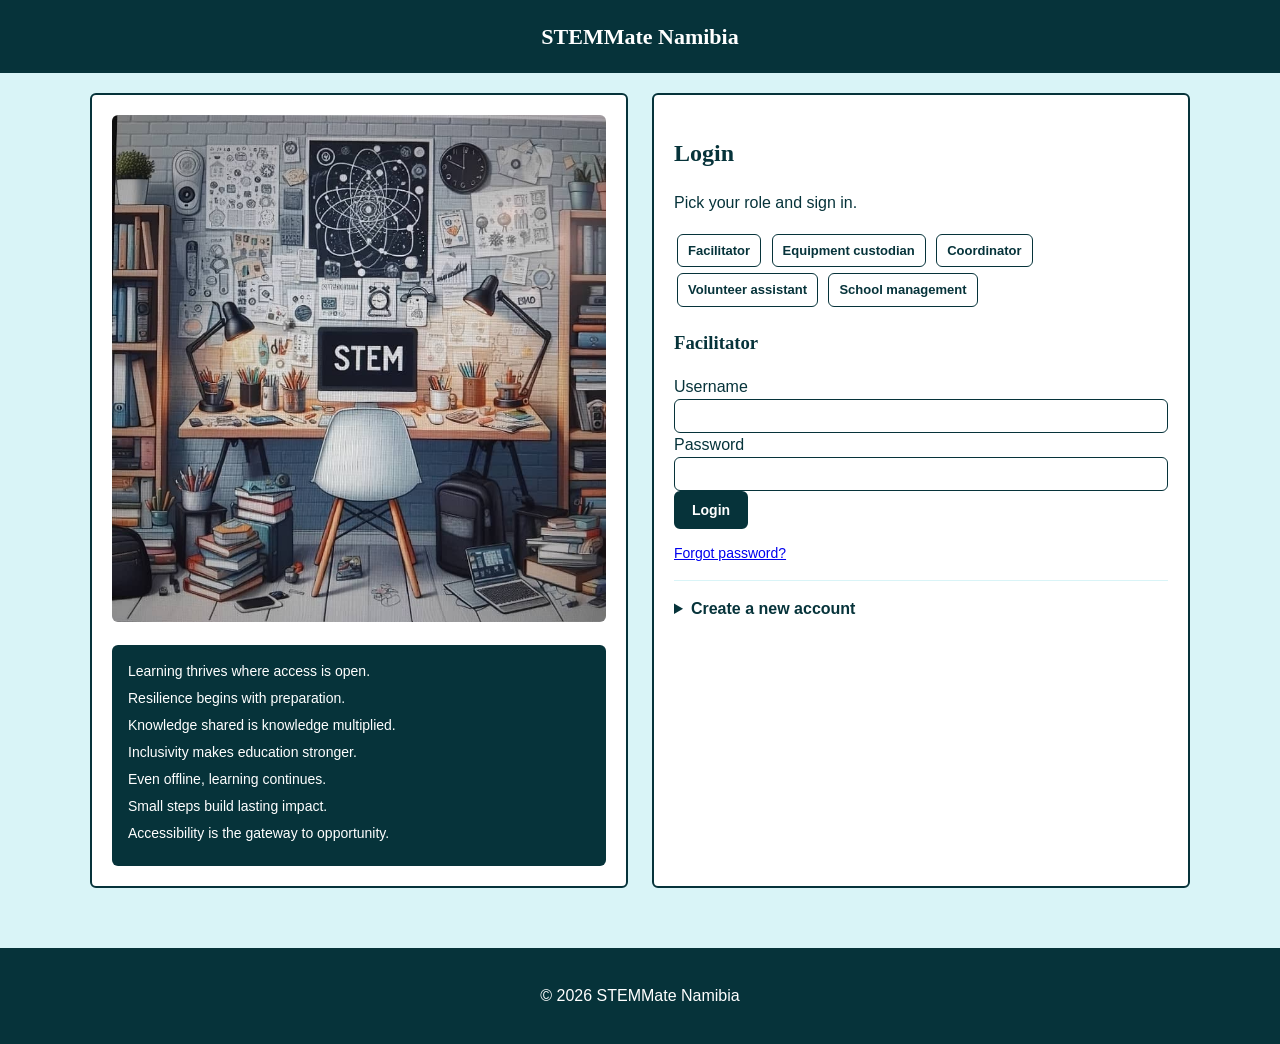
<file: index.html>
<!DOCTYPE html>
<html lang="en">
<head>
<meta charset="UTF-8">
<meta name="viewport" content="width=device-width, initial-scale=1.0">
<title>Login - STEMMate Namibia</title>
<link rel="stylesheet" href="style.css">
</head>
<body>

<header class="heading">
    <h1>STEMMate Namibia</h1>
</header>

<main id="main" class="login-page">

    <!-- LEFT SIDE -->
    <div class="wallpaper">
        <img src="STEM.jpeg" alt="STEMMate Namibia">

        <div class="motivation-quotes">
            <p>Learning thrives where access is open.</p>
            <p>Resilience begins with preparation.</p>
            <p>Knowledge shared is knowledge multiplied.</p>
            <p>Inclusivity makes education stronger.</p>
            <p>Even offline, learning continues.</p>
            <p>Small steps build lasting impact.</p>
            <p>Accessibility is the gateway to opportunity.</p>
        </div>
    </div>

    <!-- RIGHT SIDE -->
    <div class="login-panel">
        <h2>Login</h2>
        <p>Pick your role and sign in.</p>

        <div class="role-picker">
            <a href="#facilitator">Facilitator</a>
            <a href="#custodian">Equipment custodian</a>
            <a href="#coordinator">Coordinator</a>
            <a href="#assistant">Volunteer assistant</a>
            <a href="#management">School management</a>
        </div>

        <form id="facilitator" class="login-form" action="facilitator.html">
            <h3>Facilitator</h3>
            <label for="fac-user">Username</label>
            <input type="text" id="fac-user" name="username" required>
            <label for="fac-pass">Password</label>
            <input type="password" id="fac-pass" name="password" required>
            <button type="submit" class="btn btn-primary">Login</button>
        </form>

        <form id="custodian" class="login-form" action="custodian.html">
            <h3>Equipment custodian</h3>
            <label for="cus-user">Username</label>
            <input type="text" id="cus-user" name="username" required>
            <label for="cus-pass">Password</label>
            <input type="password" id="cus-pass" name="password" required>
            <button type="submit" class="btn btn-primary">Login</button>
        </form>

        <form id="coordinator" class="login-form" action="coordinator.html">
            <h3>Coordinator</h3>
            <label for="co-user">Username</label>
            <input type="text" id="co-user" name="username" required>
            <label for="co-pass">Password</label>
            <input type="password" id="co-pass" name="password" required>
            <button type="submit" class="btn btn-primary">Login</button>
        </form>

        <form id="assistant" class="login-form" action="assistant.html">
            <h3>Volunteer assistant</h3>
            <label for="as-user">Username</label>
            <input type="text" id="as-user" name="username" required>
            <label for="as-pass">Password</label>
            <input type="password" id="as-pass" name="password" required>
            <button type="submit" class="btn btn-primary">Login</button>
        </form>

        <form id="management" class="login-form" action="management.html">
            <h3>School management</h3>
            <label for="mg-user">Username</label>
            <input type="text" id="mg-user" name="username" required>
            <label for="mg-pass">Password</label>
            <input type="password" id="mg-pass" name="password" required>
            <button type="submit" class="btn btn-primary">Login</button>
        </form>

        <p class="hint"><a href="#">Forgot password?</a></p>

        <!-- sign up is collapsed so it does not clutter the page -->
        <details class="signup-block">
            <summary>Create a new account</summary>

            <form action="#">
                <label for="su-fname">First name</label>
                <input type="text" id="su-fname" name="fname" required>

                <label for="su-lname">Last name</label>
                <input type="text" id="su-lname" name="lname" required>

                <label for="su-email">Email</label>
                <input type="email" id="su-email" name="email" required>

                <label for="su-role">Role</label>
                <select id="su-role" name="role" required>
                    <option value="">Select role</option>
                    <option>Facilitator</option>
                    <option>Equipment custodian</option>
                    <option>Coordinator</option>
                    <option>Volunteer assistant</option>
                    <option>School management</option>
                </select>

                <label for="su-pass">Password</label>
                <input type="password" id="su-pass" name="pwd" required>

                <label for="su-pass2">Confirm password</label>
                <input type="password" id="su-pass2" name="pwd2" required>

                <button type="submit" class="btn btn-primary">Sign up</button>
            </form>
        </details>
    </div>
</main>

<footer class="site-footer">
    <p>&copy; 2026 STEMMate Namibia</p>
</footer>

<script src="app.js"></script>
</body>
</html>
</file>
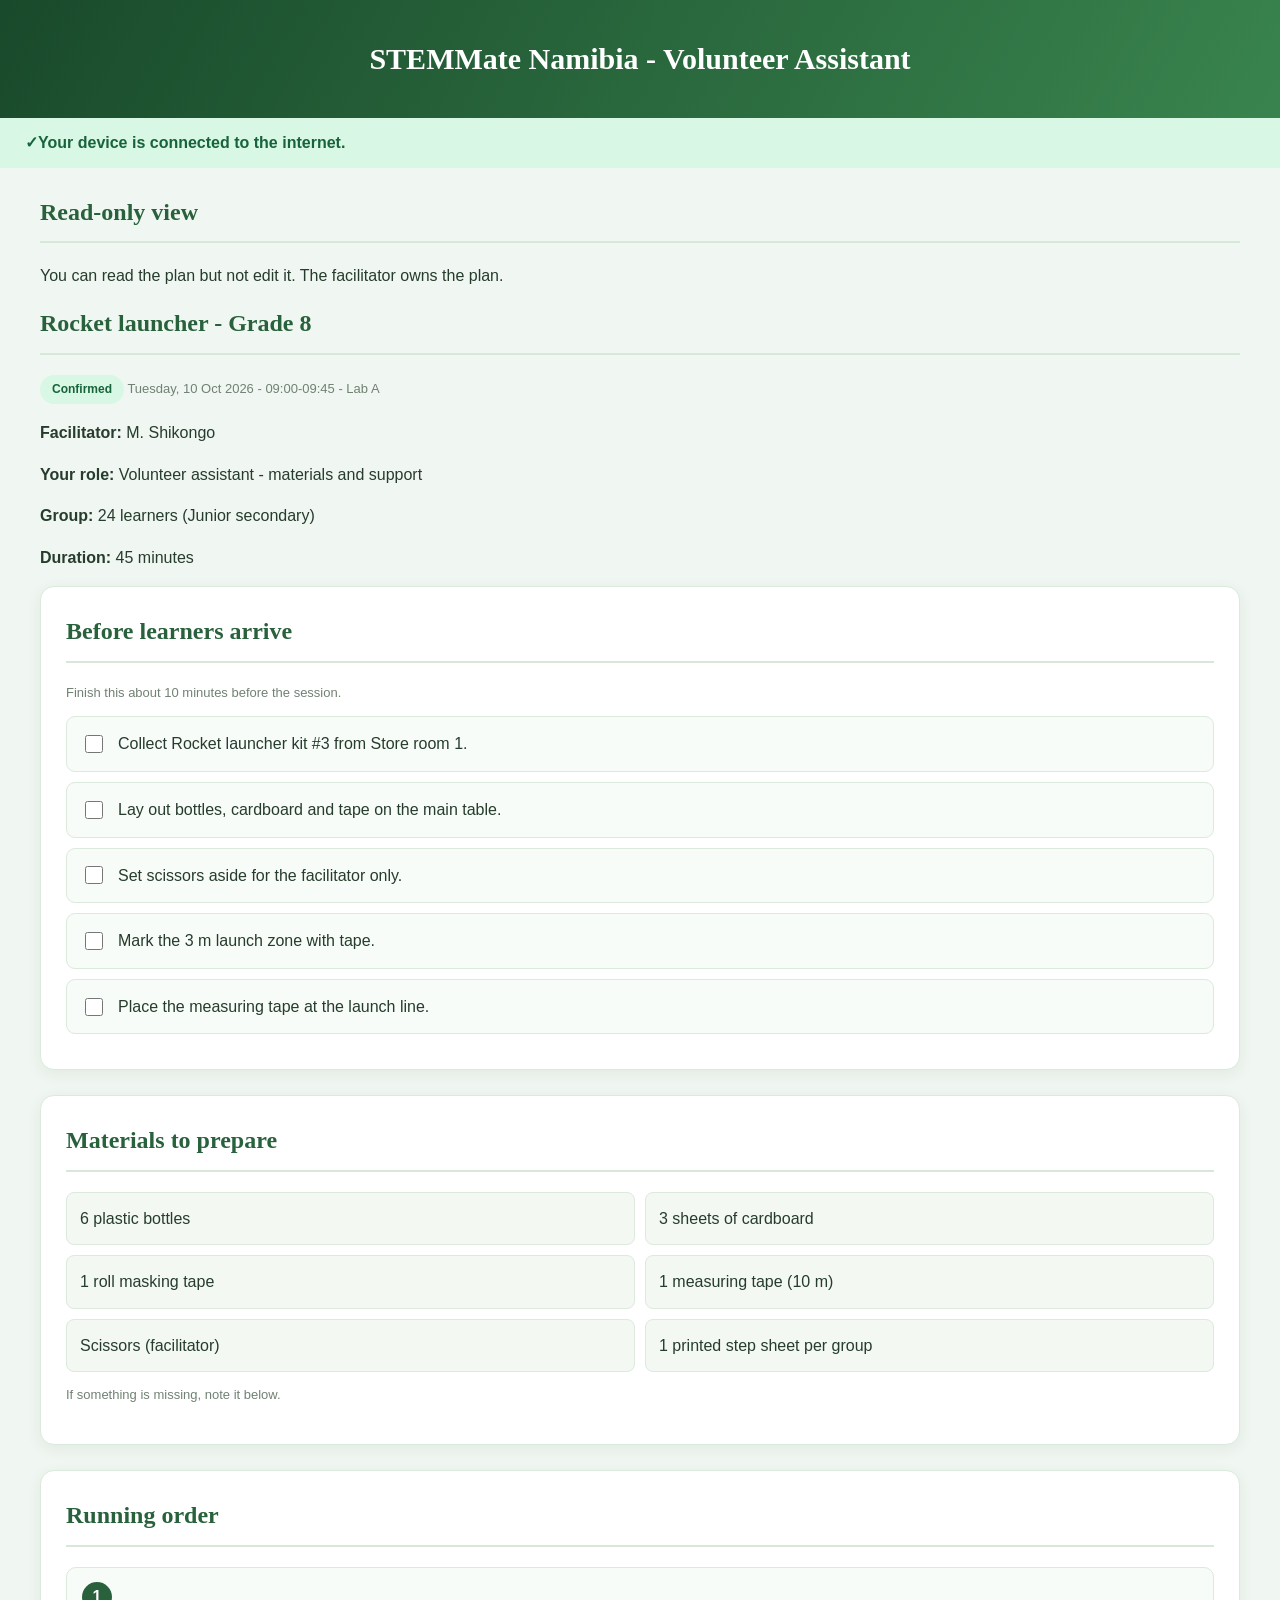
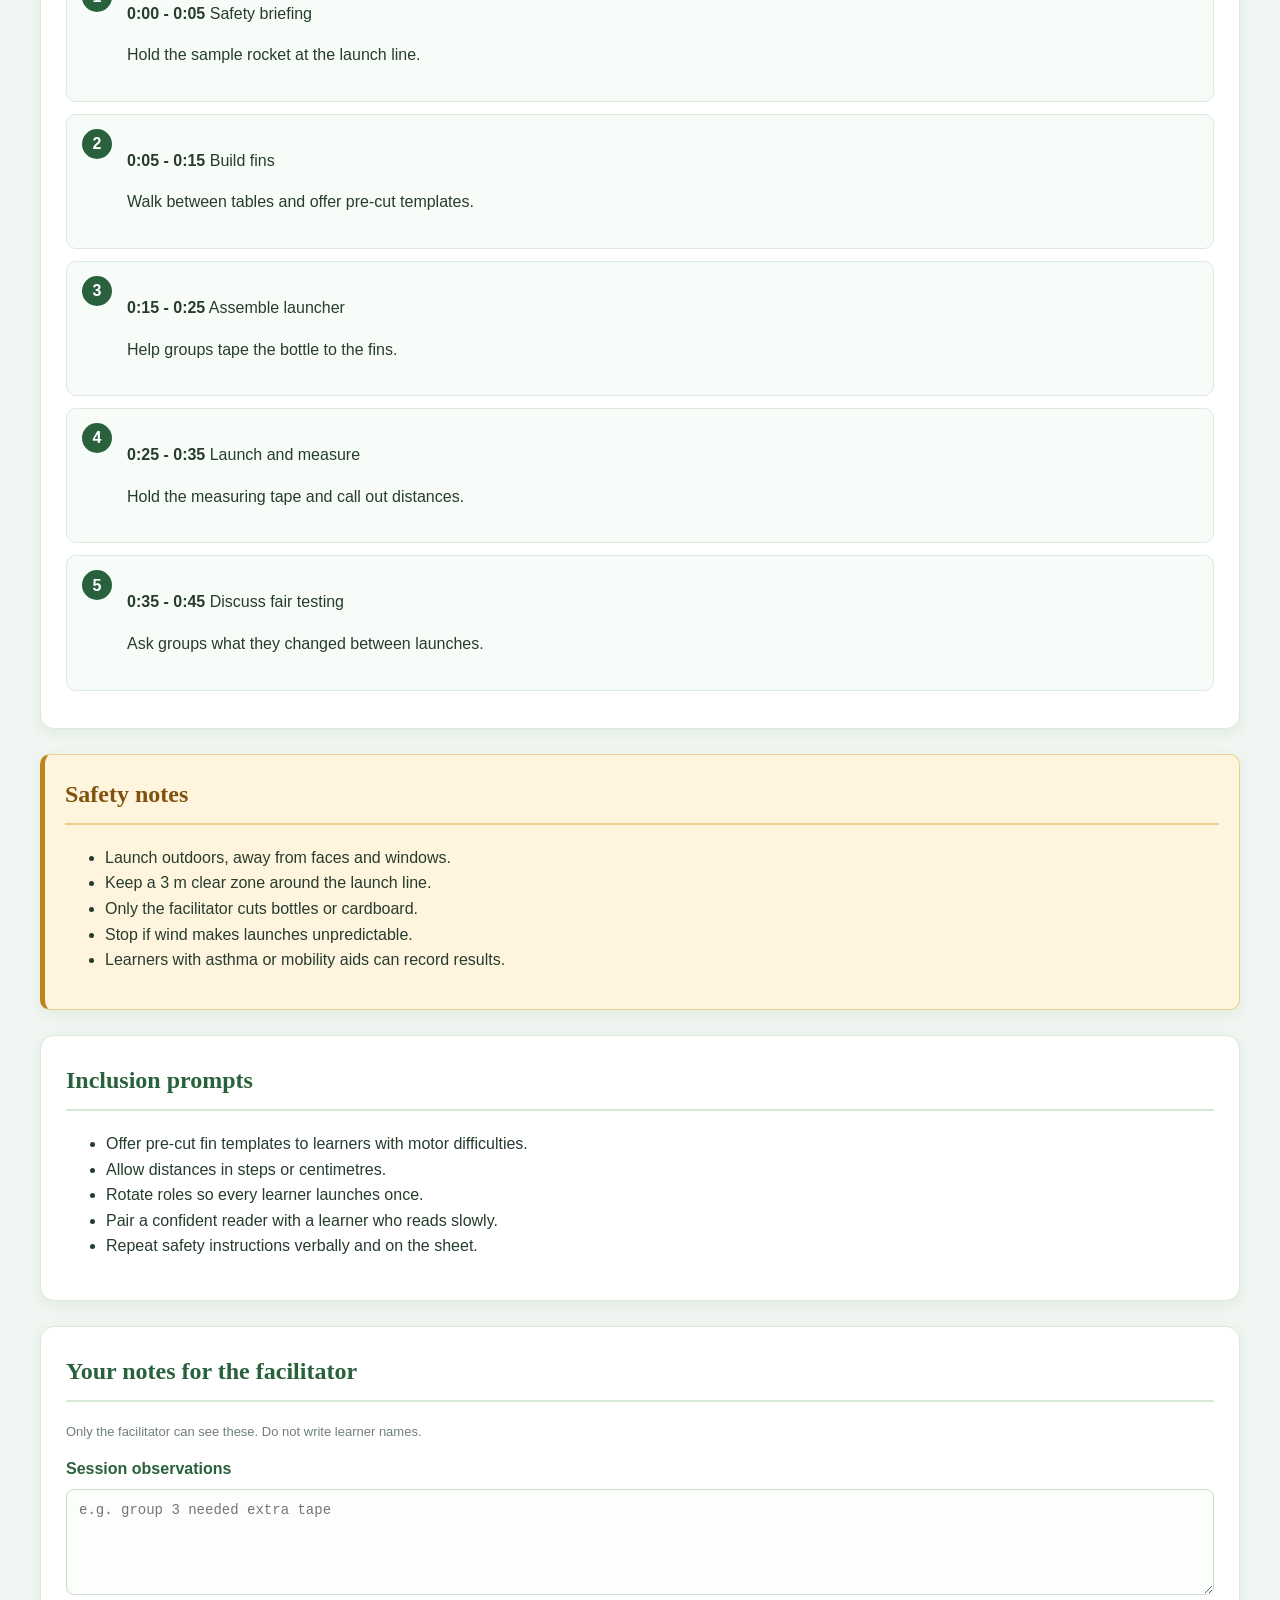
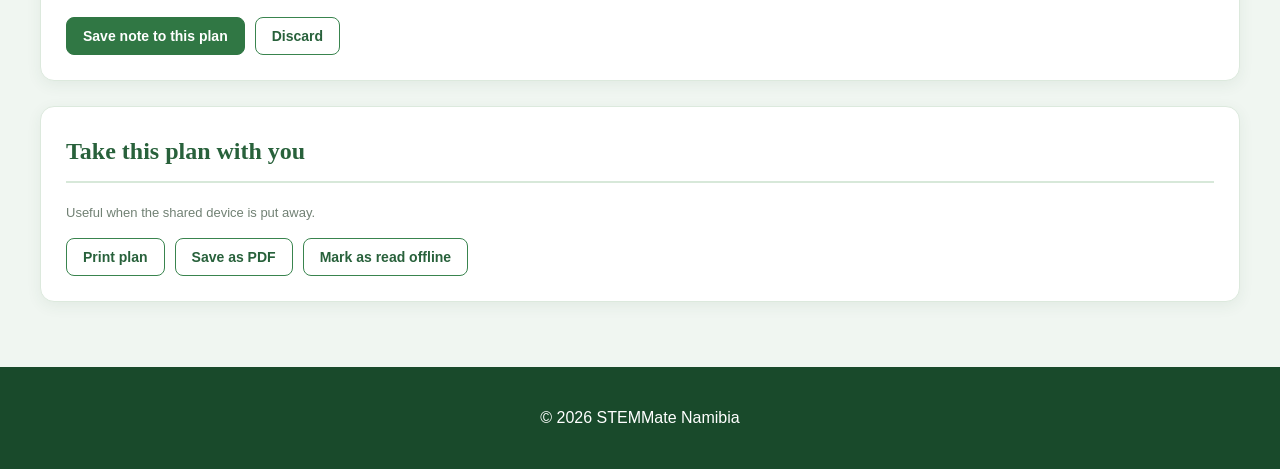
<file: assistant.html>
<!DOCTYPE html>
<html lang="en">
<head>
<meta charset="UTF-8">
<meta name="viewport" content="width=device-width, initial-scale=1.0">
<title>Assistant - STEMMate Namibia</title>
<link rel="stylesheet" href="volunteer-assistant.css">

</head>
<body>

<header class="heading">
    <h1>STEMMate Namibia - Volunteer Assistant</h1>
</header>

<div class="conn-banner conn-banner--offline" role="status">
    <span>You are offline. This plan is saved on the device.</span>
</div>

<main id="main">

    <div class="access-notice">
        <h2>Read-only view</h2>
        <p>You can read the plan but not edit it. The facilitator owns the plan.</p>
    </div>

    <!-- session header -->
    <div class="session-header">
        <h2>Rocket launcher - Grade 8</h2>
        <p class="meta">
            <span class="pill pill--ok">Confirmed</span>
            Tuesday, 10 Oct 2026 - 09:00-09:45 - Lab A
        </p>
        <p><b>Facilitator:</b> M. Shikongo</p>
        <p><b>Your role:</b> Volunteer assistant - materials and support</p>
        <p><b>Group:</b> 24 learners (Junior secondary)</p>
        <p><b>Duration:</b> 45 minutes</p>
    </div>

    <div class="container">

        <!-- checklist -->
        <div class="assistant-block">
            <h2>Before learners arrive</h2>
            <p class="hint">Finish this about 10 minutes before the session.</p>

            <ul class="checklist--interactive">
                <li>
                    <label>
                        <input type="checkbox">
                        Collect Rocket launcher kit #3 from Store room 1.
                    </label>
                </li>
                <li>
                    <label>
                        <input type="checkbox">
                        Lay out bottles, cardboard and tape on the main table.
                    </label>
                </li>
                <li>
                    <label>
                        <input type="checkbox">
                        Set scissors aside for the facilitator only.
                    </label>
                </li>
                <li>
                    <label>
                        <input type="checkbox">
                        Mark the 3 m launch zone with tape.
                    </label>
                </li>
                <li>
                    <label>
                        <input type="checkbox">
                        Place the measuring tape at the launch line.
                    </label>
                </li>
            </ul>
        </div>

        <!-- materials -->
        <div class="assistant-block">
            <h2>Materials to prepare</h2>
            <ul class="materials-list">
                <li>6 plastic bottles</li>
                <li>3 sheets of cardboard</li>
                <li>1 roll masking tape</li>
                <li>1 measuring tape (10 m)</li>
                <li>Scissors (facilitator)</li>
                <li>1 printed step sheet per group</li>
            </ul>
            <p class="hint">If something is missing, note it below.</p>
        </div>

        <!-- running order -->
        <div class="assistant-block">
            <h2>Running order</h2>
            <ol class="steps">
                <li>
                    <p class="step-title"><b>0:00 - 0:05</b> Safety briefing</p>
                    <p class="step-body">Hold the sample rocket at the launch line.</p>
                </li>
                <li>
                    <p class="step-title"><b>0:05 - 0:15</b> Build fins</p>
                    <p class="step-body">Walk between tables and offer pre-cut templates.</p>
                </li>
                <li>
                    <p class="step-title"><b>0:15 - 0:25</b> Assemble launcher</p>
                    <p class="step-body">Help groups tape the bottle to the fins.</p>
                </li>
                <li>
                    <p class="step-title"><b>0:25 - 0:35</b> Launch and measure</p>
                    <p class="step-body">Hold the measuring tape and call out distances.</p>
                </li>
                <li>
                    <p class="step-title"><b>0:35 - 0:45</b> Discuss fair testing</p>
                    <p class="step-body">Ask groups what they changed between launches.</p>
                </li>
            </ol>
        </div>

        <!-- safety -->
        <div class="assistant-block safety-notes">
            <h2>Safety notes</h2>
            <ul>
                <li>Launch outdoors, away from faces and windows.</li>
                <li>Keep a 3 m clear zone around the launch line.</li>
                <li>Only the facilitator cuts bottles or cardboard.</li>
                <li>Stop if wind makes launches unpredictable.</li>
                <li>Learners with asthma or mobility aids can record results.</li>
            </ul>
        </div>

        <!-- inclusion -->
        <div class="assistant-block">
            <h2>Inclusion prompts</h2>
            <ul>
                <li>Offer pre-cut fin templates to learners with motor difficulties.</li>
                <li>Allow distances in steps or centimetres.</li>
                <li>Rotate roles so every learner launches once.</li>
                <li>Pair a confident reader with a learner who reads slowly.</li>
                <li>Repeat safety instructions verbally and on the sheet.</li>
            </ul>
        </div>

        <!-- notes -->
        <div class="assistant-block session-notes">
            <h2>Your notes for the facilitator</h2>
            <p class="hint">Only the facilitator can see these. Do not write learner names.</p>

            <div class="field">
                <label for="notes-body">Session observations</label>
                <textarea id="notes-body" rows="5" placeholder="e.g. group 3 needed extra tape"></textarea>
            </div>

            <div class="form-actions">
                <button type="button" class="btn btn-primary">Save note to this plan</button>
                <button type="button" class="btn">Discard</button>
            </div>
        </div>

        <!-- offline actions -->
        <div class="assistant-actions">
            <h2>Take this plan with you</h2>
            <p class="hint">Useful when the shared device is put away.</p>

            <div class="form-actions">
                <button type="button" class="btn">Print plan</button>
                <button type="button" class="btn">Save as PDF</button>
                <button type="button" class="btn">Mark as read offline</button>
            </div>
        </div>

    </div>
</main>

<footer class="site-footer">
    <p>&copy; 2026 STEMMate Namibia</p>
</footer>

<script src="app.js"></script>
</body>
</html>
</file>
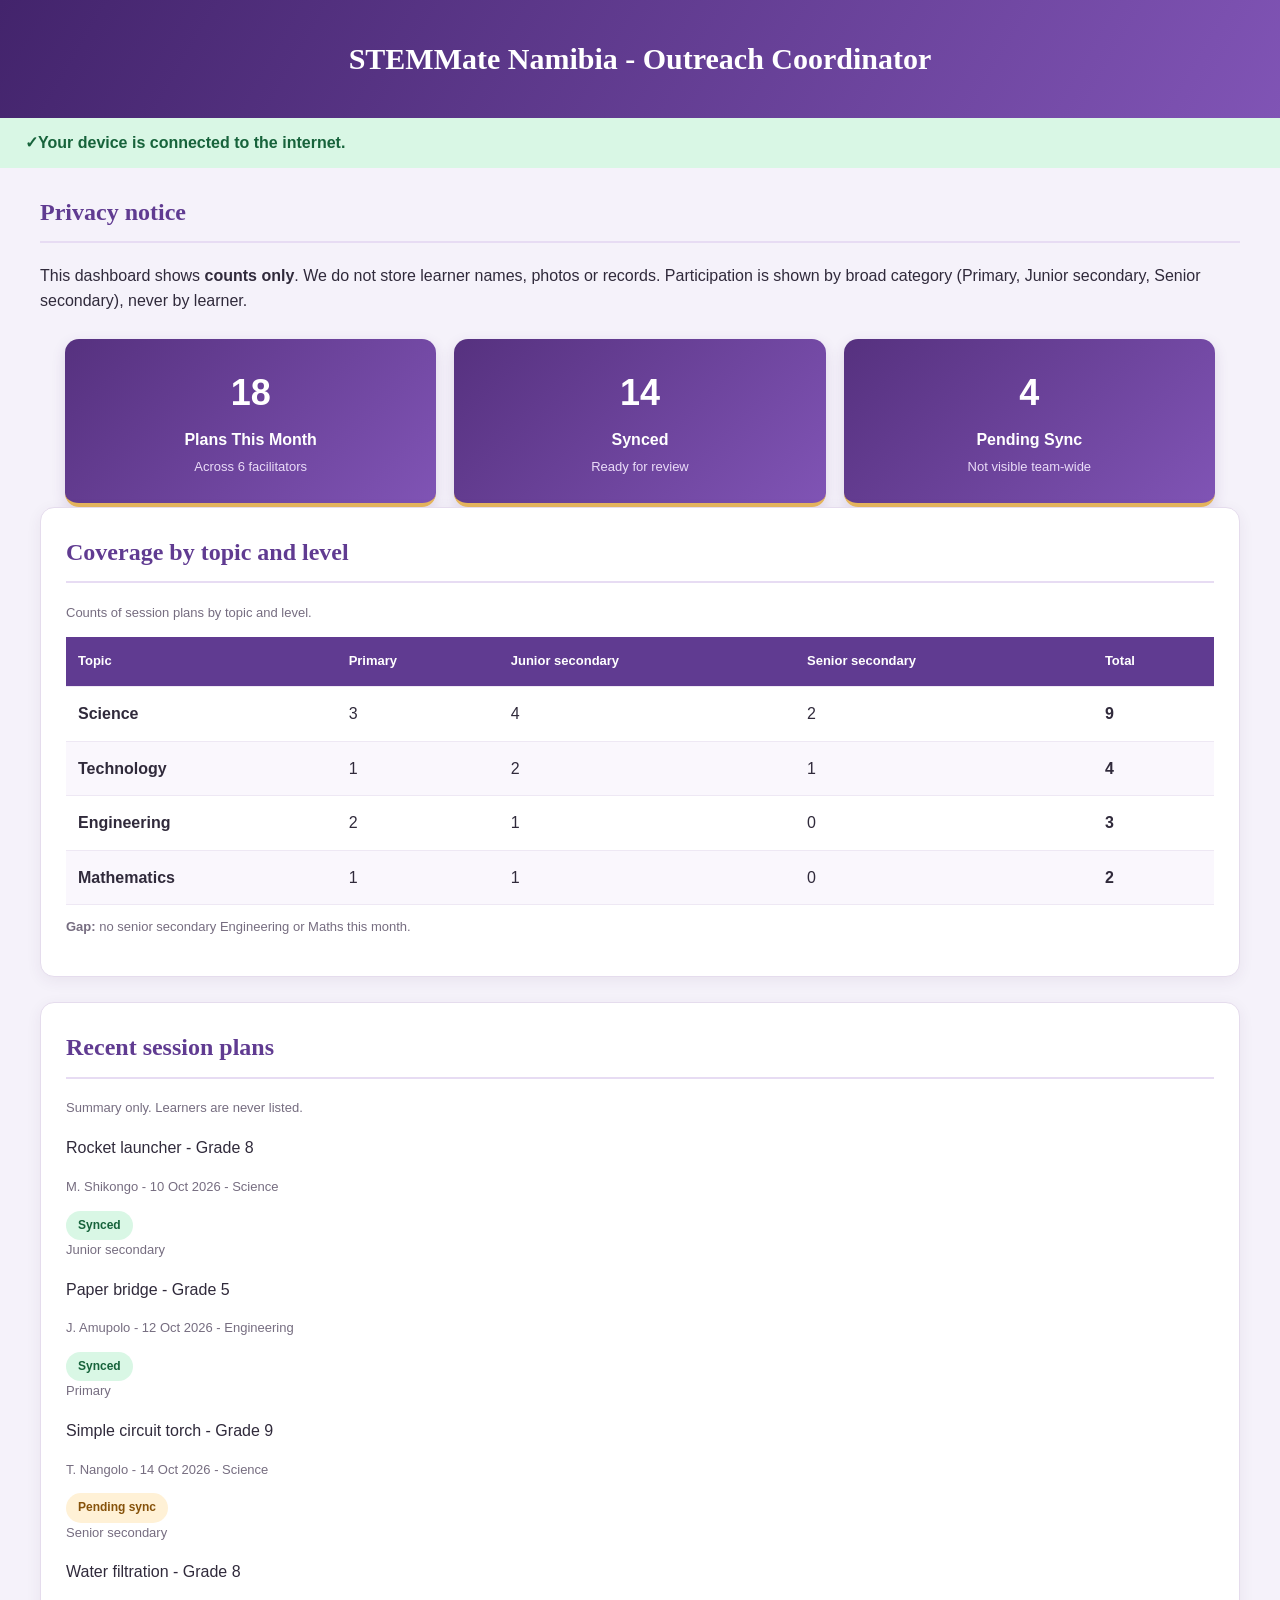
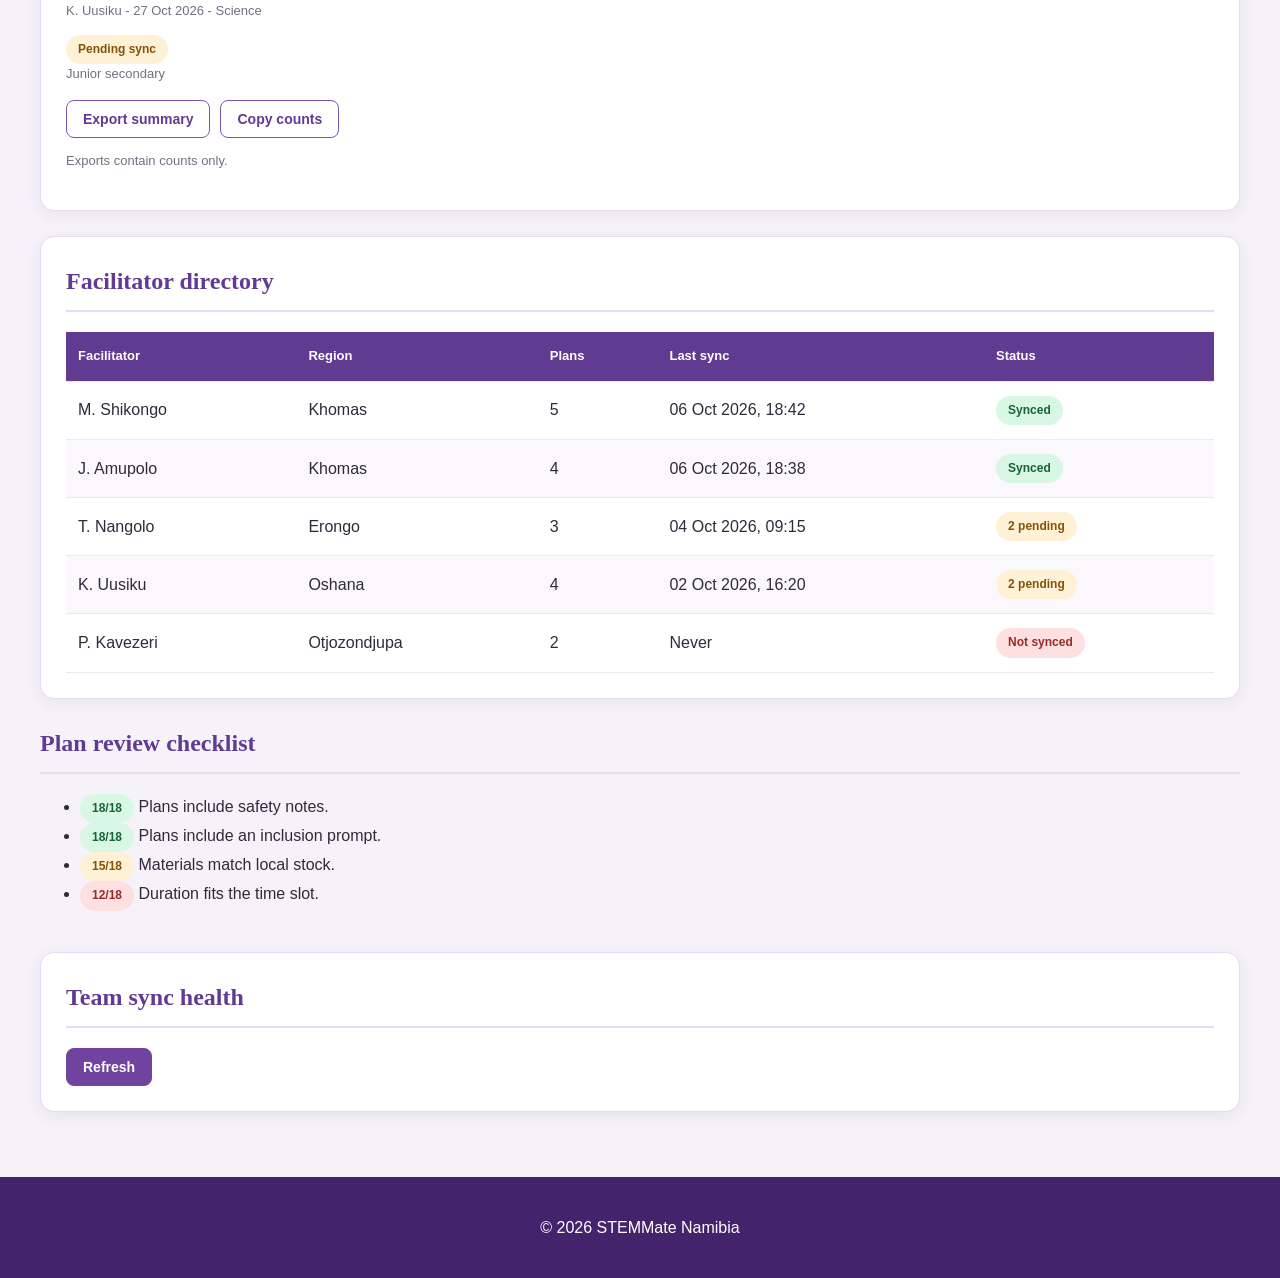
<file: coordinator.html>
<!DOCTYPE html>
<html lang="en">
<head>
<meta charset="UTF-8">
<meta name="viewport" content="width=device-width, initial-scale=1.0">
<title>Coordinator - STEMMate Namibia</title>
<link rel="stylesheet" href="outreach-coordinator.css">
</head>
<body>

<header class="heading">
    <h1>STEMMate Namibia - Outreach Coordinator</h1>
</header>

<div class="conn-banner conn-banner--offline" role="status">
    <span>You are offline.</span>
</div>

<main id="main">

    <!-- privacy notice -->
    <div class="privacy-notice">
        <h2>Privacy notice</h2>
        <p>
            This dashboard shows <b>counts only</b>. We do not store learner names,
            photos or records. Participation is shown by broad category
            (Primary, Junior secondary, Senior secondary), never by learner.
        </p>
    </div>

    <div class="dashboard">
        <div class="tile">
            <p class="num">18</p>
            <p class="lbl">Plans This Month</p>
            <p class="sub">Across 6 facilitators</p>
        </div>
        <div class="tile">
            <p class="num">14</p>
            <p class="lbl">Synced</p>
            <p class="sub">Ready for review</p>
        </div>
        <div class="tile">
            <p class="num">4</p>
            <p class="lbl">Pending Sync</p>
            <p class="sub">Not visible team-wide</p>
        </div>
    </div>

    <div class="container">

        <!-- coverage -->
        <div class="coverage">
            <h2>Coverage by topic and level</h2>
            <p class="hint">Counts of session plans by topic and level.</p>

            <table class="kits">
                <thead>
                    <tr>
                        <th>Topic</th>
                        <th>Primary</th>
                        <th>Junior secondary</th>
                        <th>Senior secondary</th>
                        <th>Total</th>
                    </tr>
                </thead>
                <tbody>
                    <tr>
                        <th>Science</th>
                        <td>3</td><td>4</td><td>2</td><td><b>9</b></td>
                    </tr>
                    <tr>
                        <th>Technology</th>
                        <td>1</td><td>2</td><td>1</td><td><b>4</b></td>
                    </tr>
                    <tr>
                        <th>Engineering</th>
                        <td>2</td><td>1</td><td>0</td><td><b>3</b></td>
                    </tr>
                    <tr>
                        <th>Mathematics</th>
                        <td>1</td><td>1</td><td>0</td><td><b>2</b></td>
                    </tr>
                </tbody>
            </table>

            <p class="hint" style="margin-top:12px;">
                <b>Gap:</b> no senior secondary Engineering or Maths this month.
            </p>
        </div>

        <!-- recent plans -->
        <div class="plan-summary">
            <h2>Recent session plans</h2>
            <p class="hint">Summary only. Learners are never listed.</p>

            <div class="plan-row">
                <div>
                    <p class="title">Rocket launcher - Grade 8</p>
                    <p class="meta">M. Shikongo - 10 Oct 2026 - Science</p>
                </div>
                <div><span class="pill pill--ok">Synced</span></div>
                <div class="meta">Junior secondary</div>
            </div>

            <div class="plan-row">
                <div>
                    <p class="title">Paper bridge - Grade 5</p>
                    <p class="meta">J. Amupolo - 12 Oct 2026 - Engineering</p>
                </div>
                <div><span class="pill pill--ok">Synced</span></div>
                <div class="meta">Primary</div>
            </div>

            <div class="plan-row">
                <div>
                    <p class="title">Simple circuit torch - Grade 9</p>
                    <p class="meta">T. Nangolo - 14 Oct 2026 - Science</p>
                </div>
                <div><span class="pill pill--warn">Pending sync</span></div>
                <div class="meta">Senior secondary</div>
            </div>

            <div class="plan-row">
                <div>
                    <p class="title">Water filtration - Grade 8</p>
                    <p class="meta">K. Uusiku - 27 Oct 2026 - Science</p>
                </div>
                <div><span class="pill pill--warn">Pending sync</span></div>
                <div class="meta">Junior secondary</div>
            </div>

            <div class="form-actions">
                <button class="btn">Export summary</button>
                <button class="btn">Copy counts</button>
            </div>
            <p class="hint">Exports contain counts only.</p>
        </div>

        <!-- facilitator directory -->
        <div class="facilitator-directory">
            <h2>Facilitator directory</h2>

            <table class="kits">
                <thead>
                    <tr>
                        <th>Facilitator</th>
                        <th>Region</th>
                        <th>Plans</th>
                        <th>Last sync</th>
                        <th>Status</th>
                    </tr>
                </thead>
                <tbody>
                    <tr>
                        <td>M. Shikongo</td><td>Khomas</td><td>5</td>
                        <td>06 Oct 2026, 18:42</td>
                        <td><span class="pill pill--ok">Synced</span></td>
                    </tr>
                    <tr>
                        <td>J. Amupolo</td><td>Khomas</td><td>4</td>
                        <td>06 Oct 2026, 18:38</td>
                        <td><span class="pill pill--ok">Synced</span></td>
                    </tr>
                    <tr>
                        <td>T. Nangolo</td><td>Erongo</td><td>3</td>
                        <td>04 Oct 2026, 09:15</td>
                        <td><span class="pill pill--warn">2 pending</span></td>
                    </tr>
                    <tr>
                        <td>K. Uusiku</td><td>Oshana</td><td>4</td>
                        <td>02 Oct 2026, 16:20</td>
                        <td><span class="pill pill--warn">2 pending</span></td>
                    </tr>
                    <tr>
                        <td>P. Kavezeri</td><td>Otjozondjupa</td><td>2</td>
                        <td>Never</td>
                        <td><span class="pill pill--danger">Not synced</span></td>
                    </tr>
                </tbody>
            </table>
        </div>

        <!-- review checklist -->
        <div class="review-checklist">
            <h2>Plan review checklist</h2>

            <ul class="checklist">
                <li><span class="pill pill--ok">18/18</span> Plans include safety notes.</li>
                <li><span class="pill pill--ok">18/18</span> Plans include an inclusion prompt.</li>
                <li><span class="pill pill--warn">15/18</span> Materials match local stock.</li>
                <li><span class="pill pill--danger">12/18</span> Duration fits the time slot.</li>
            </ul>
        </div>

        <!-- sync health -->
        <div class="sync-queue" id="sync-queue">
            <h2>Team sync health</h2>
            <div class="sync-list">
                <!-- app.js fills this in -->
            </div>
            <div class="form-actions">
                <button class="btn btn-primary" data-sync-all>Refresh</button>
            </div>
        </div>

    </div>
</main>

<footer class="site-footer">
    <p>&copy; 2026 STEMMate Namibia</p>
</footer>

<script src="app.js"></script>
</body>
</html>
</file>
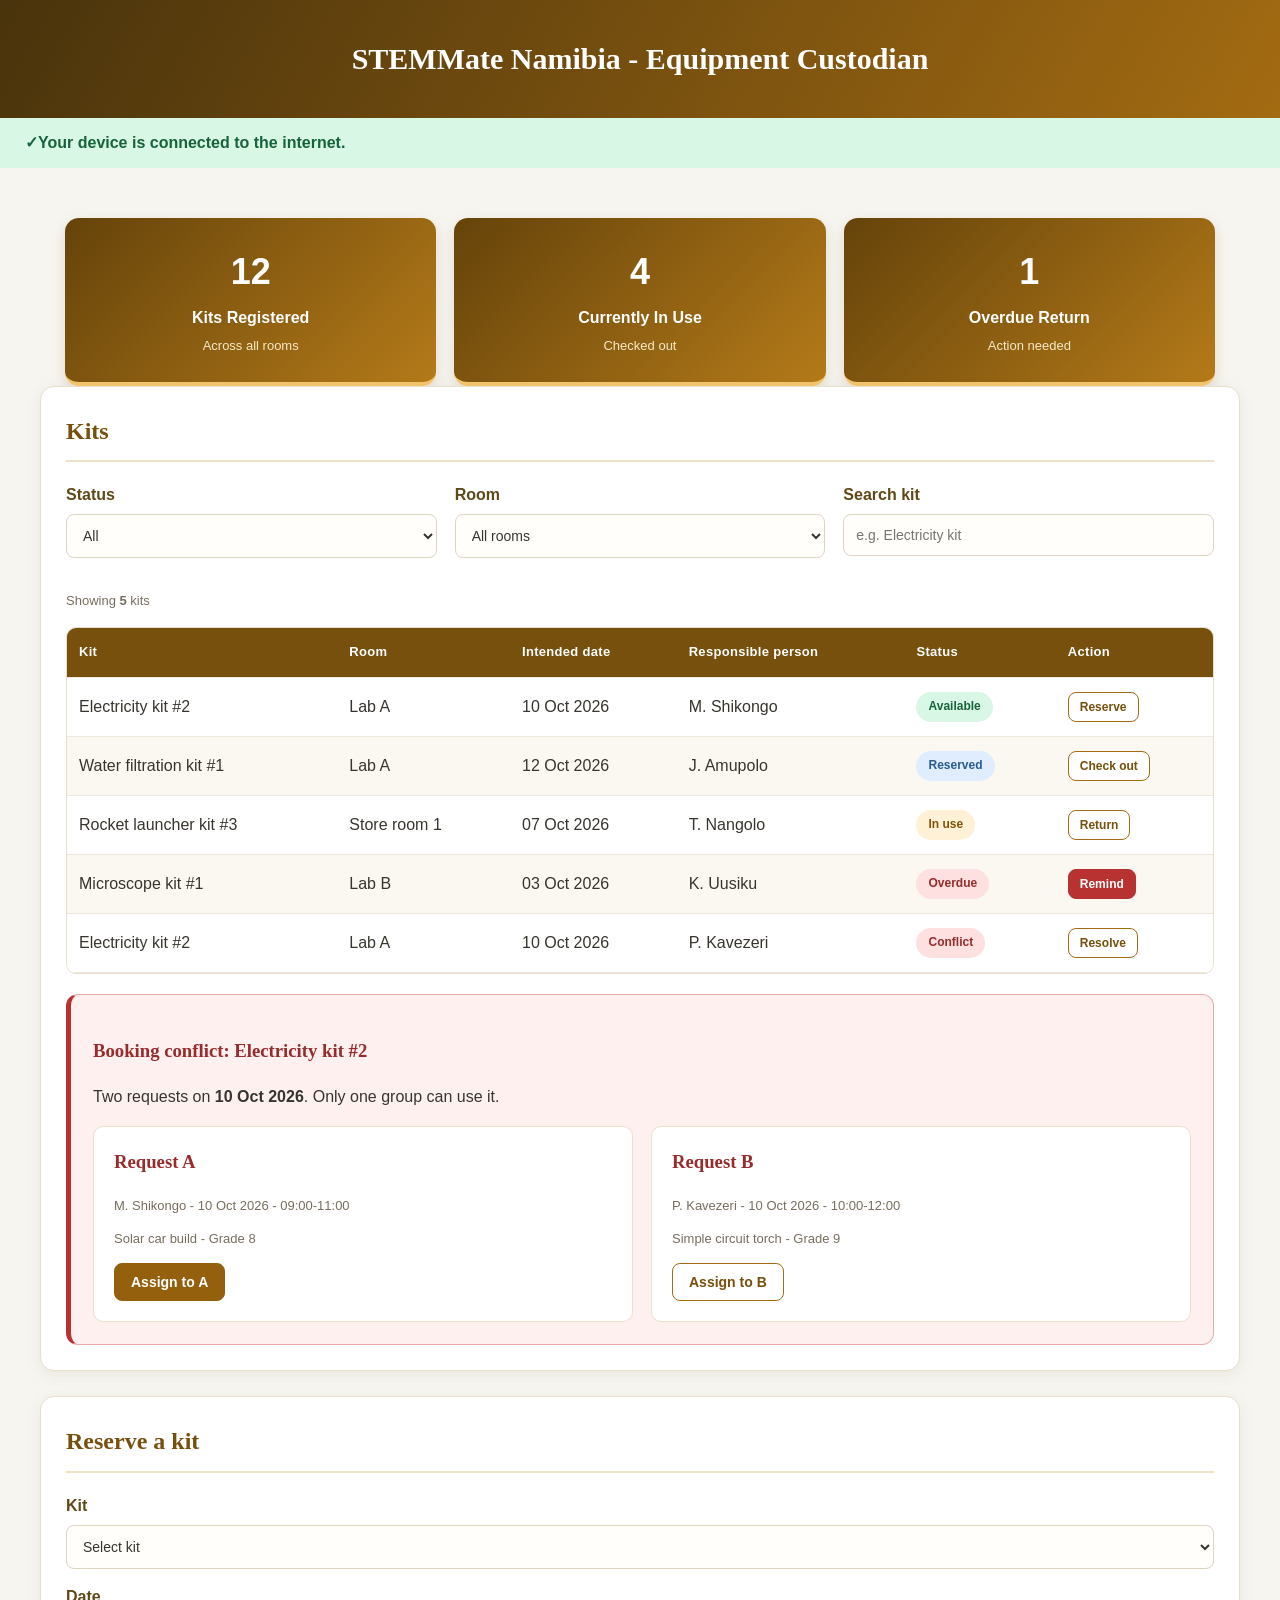
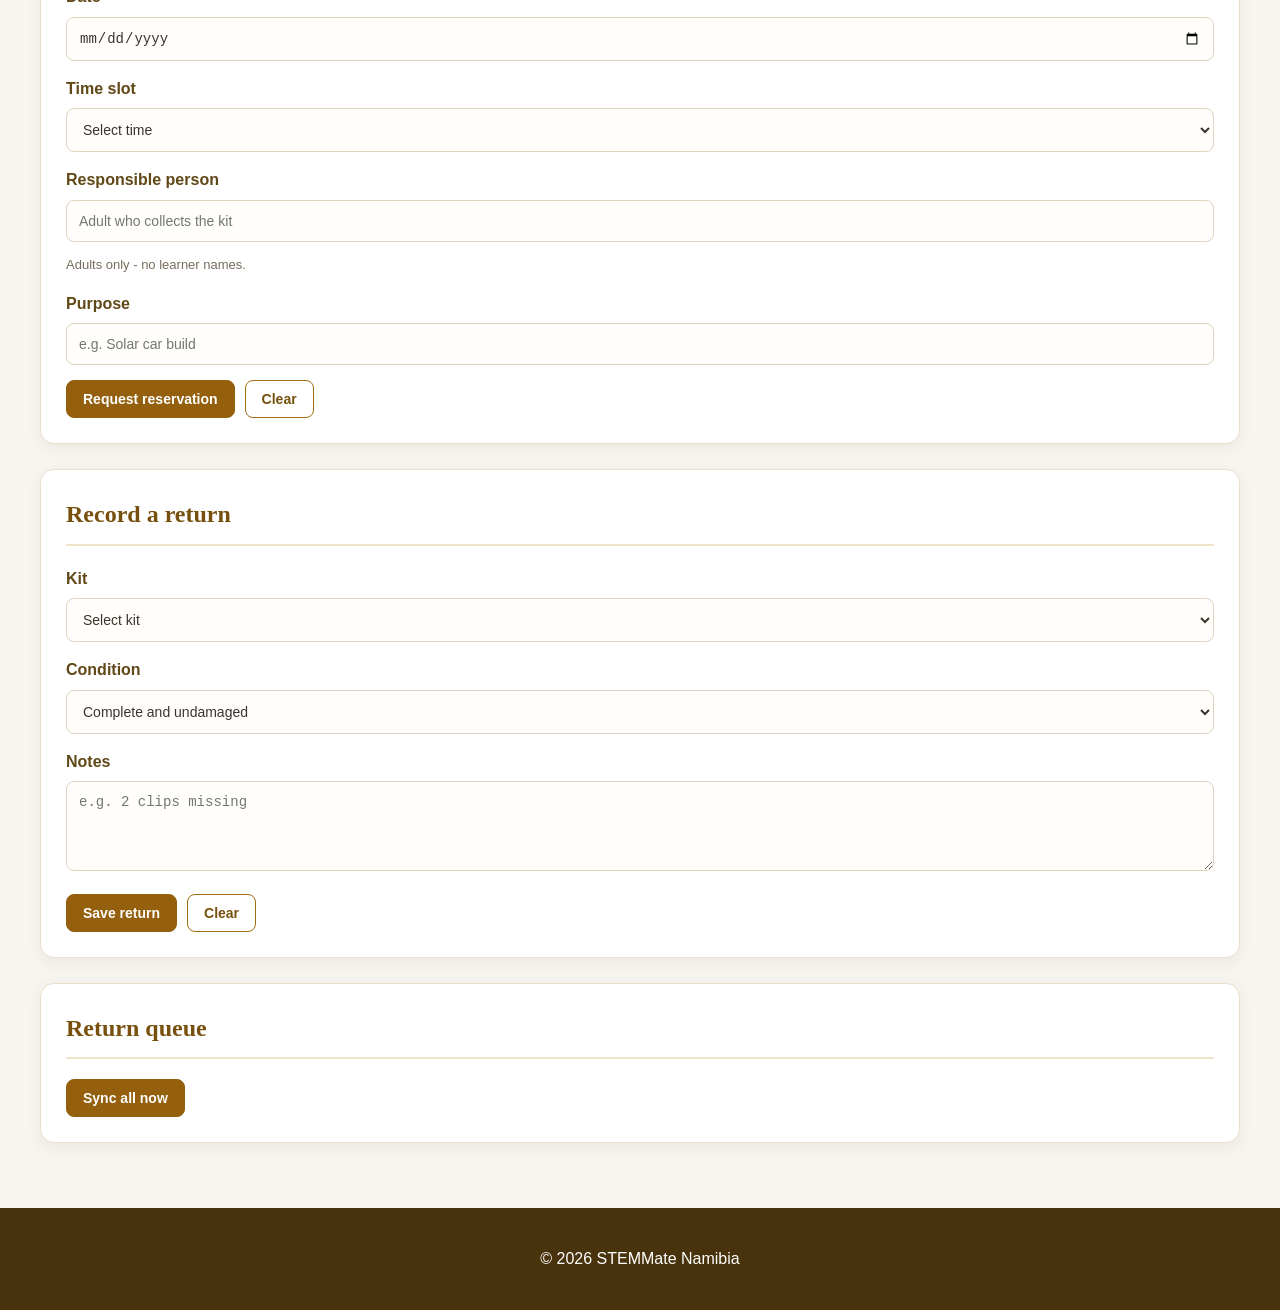
<file: custodian.html>
<!DOCTYPE html>
<html lang="en">
<head>
<meta charset="UTF-8">
<meta name="viewport" content="width=device-width, initial-scale=1.0">
<title>Custodian - STEMMate Namibia</title>
<link rel="stylesheet" href="equipment-custodian.css">
</head>
<body>

<header class="heading">
    <h1>STEMMate Namibia - Equipment Custodian</h1>
</header>

<div class="conn-banner conn-banner--offline" role="status">
    <span>You are offline.</span>
</div>

<main id="main">

    <div class="dashboard">
        <div class="tile">
            <p class="num">12</p>
            <p class="lbl">Kits Registered</p>
            <p class="sub">Across all rooms</p>
        </div>
        <div class="tile">
            <p class="num">4</p>
            <p class="lbl">Currently In Use</p>
            <p class="sub">Checked out</p>
        </div>
        <div class="tile">
            <p class="num">1</p>
            <p class="lbl">Overdue Return</p>
            <p class="sub">Action needed</p>
        </div>
    </div>

    <div class="container">

        <!-- kit list -->
        <div class="kit-list">
            <h2>Kits</h2>

            <div class="kit-filter-grid">
                <div class="field">
                    <label for="kit-status">Status</label>
                    <select id="kit-status">
                        <option>All</option>
                        <option>Available</option>
                        <option>Reserved</option>
                        <option>In use</option>
                        <option>Overdue</option>
                    </select>
                </div>

                <div class="field">
                    <label for="kit-room">Room</label>
                    <select id="kit-room">
                        <option>All rooms</option>
                        <option>Lab A</option>
                        <option>Lab B</option>
                        <option>Store room 1</option>
                    </select>
                </div>

                <div class="field">
                    <label for="kit-search">Search kit</label>
                    <input type="text" id="kit-search" placeholder="e.g. Electricity kit">
                </div>
            </div>

            <p class="hint">Showing <b>5</b> kits</p>

            <div class="kit-table-wrap">
                <table class="kits">
                    <thead>
                        <tr>
                            <th>Kit</th>
                            <th>Room</th>
                            <th>Intended date</th>
                            <th>Responsible person</th>
                            <th>Status</th>
                            <th>Action</th>
                        </tr>
                    </thead>
                    <tbody>
                        <tr>
                            <td>Electricity kit #2</td>
                            <td>Lab A</td>
                            <td>10 Oct 2026</td>
                            <td>M. Shikongo</td>
                            <td><span class="pill pill--ok">Available</span></td>
                            <td><button class="btn btn-small">Reserve</button></td>
                        </tr>
                        <tr>
                            <td>Water filtration kit #1</td>
                            <td>Lab A</td>
                            <td>12 Oct 2026</td>
                            <td>J. Amupolo</td>
                            <td><span class="pill pill--draft">Reserved</span></td>
                            <td><button class="btn btn-small">Check out</button></td>
                        </tr>
                        <tr>
                            <td>Rocket launcher kit #3</td>
                            <td>Store room 1</td>
                            <td>07 Oct 2026</td>
                            <td>T. Nangolo</td>
                            <td><span class="pill pill--warn">In use</span></td>
                            <td><button class="btn btn-small">Return</button></td>
                        </tr>
                        <tr>
                            <td>Microscope kit #1</td>
                            <td>Lab B</td>
                            <td>03 Oct 2026</td>
                            <td>K. Uusiku</td>
                            <td><span class="pill pill--danger">Overdue</span></td>
                            <td><button class="btn btn-small btn-danger">Remind</button></td>
                        </tr>
                        <tr>
                            <td>Electricity kit #2</td>
                            <td>Lab A</td>
                            <td>10 Oct 2026</td>
                            <td>P. Kavezeri</td>
                            <td><span class="pill pill--danger">Conflict</span></td>
                            <td><button class="btn btn-small">Resolve</button></td>
                        </tr>
                    </tbody>
                </table>
            </div>

            <!-- conflict warning -->
            <div class="state state--error" style="margin-top:20px;">
                <h3>Booking conflict: Electricity kit #2</h3>
                <p>Two requests on <b>10 Oct 2026</b>. Only one group can use it.</p>

                <div class="conflict-pair">
                    <div class="card">
                        <h3>Request A</h3>
                        <p class="meta">M. Shikongo - 10 Oct 2026 - 09:00-11:00</p>
                        <p class="meta">Solar car build - Grade 8</p>
                        <button class="btn btn-primary">Assign to A</button>
                    </div>

                    <div class="card">
                        <h3>Request B</h3>
                        <p class="meta">P. Kavezeri - 10 Oct 2026 - 10:00-12:00</p>
                        <p class="meta">Simple circuit torch - Grade 9</p>
                        <button class="btn">Assign to B</button>
                    </div>
                </div>
            </div>
        </div>

        <!-- reserve a kit -->
        <div class="kit-booking">
            <h2>Reserve a kit</h2>

            <form>
                <div class="field">
                    <label for="book-kit">Kit</label>
                    <select id="book-kit" required>
                        <option value="">Select kit</option>
                        <option>Electricity kit #2</option>
                        <option>Water filtration kit #1</option>
                        <option>Rocket launcher kit #3</option>
                        <option>Microscope kit #1</option>
                    </select>
                </div>

                <div class="field">
                    <label for="book-date">Date</label>
                    <input type="date" id="book-date" required>
                </div>

                <div class="field">
                    <label for="book-time">Time slot</label>
                    <select id="book-time" required>
                        <option value="">Select time</option>
                        <option>08:00 - 10:00</option>
                        <option>10:00 - 12:00</option>
                        <option>12:00 - 14:00</option>
                        <option>14:00 - 16:00</option>
                    </select>
                </div>

                <div class="field">
                    <label for="book-person">Responsible person</label>
                    <input type="text" id="book-person" placeholder="Adult who collects the kit" required>
                    <p class="hint">Adults only - no learner names.</p>
                </div>

                <div class="field">
                    <label for="book-purpose">Purpose</label>
                    <input type="text" id="book-purpose" placeholder="e.g. Solar car build">
                </div>

                <div class="form-actions">
                    <button type="submit" class="btn btn-primary">Request reservation</button>
                    <button type="reset" class="btn">Clear</button>
                </div>
            </form>
        </div>

        <!-- return a kit -->
        <div class="kit-return">
            <h2>Record a return</h2>

            <form>
                <div class="field">
                    <label for="return-kit">Kit</label>
                    <select id="return-kit" required>
                        <option value="">Select kit</option>
                        <option>Rocket launcher kit #3</option>
                        <option>Microscope kit #1</option>
                    </select>
                </div>

                <div class="field">
                    <label for="return-condition">Condition</label>
                    <select id="return-condition" required>
                        <option>Complete and undamaged</option>
                        <option>Missing items</option>
                        <option>Damaged</option>
                    </select>
                </div>

                <div class="field">
                    <label for="return-notes">Notes</label>
                    <textarea id="return-notes" rows="3" placeholder="e.g. 2 clips missing"></textarea>
                </div>

                <div class="form-actions">
                    <button type="submit" class="btn btn-primary">Save return</button>
                    <button type="reset" class="btn">Clear</button>
                </div>
            </form>
        </div>

        <!-- queue -->
        <div class="sync-queue" id="sync-queue">
            <h2>Return queue</h2>
            <div class="sync-list">
                <!-- app.js fills this in -->
            </div>
            <div class="form-actions">
                <button type="button" class="btn btn-primary" data-sync-all>Sync all now</button>
            </div>
        </div>

    </div>
</main>

<footer class="site-footer">
    <p>&copy; 2026 STEMMate Namibia</p>
</footer>

<script src="app.js"></script>
</body>
</html>
</file>
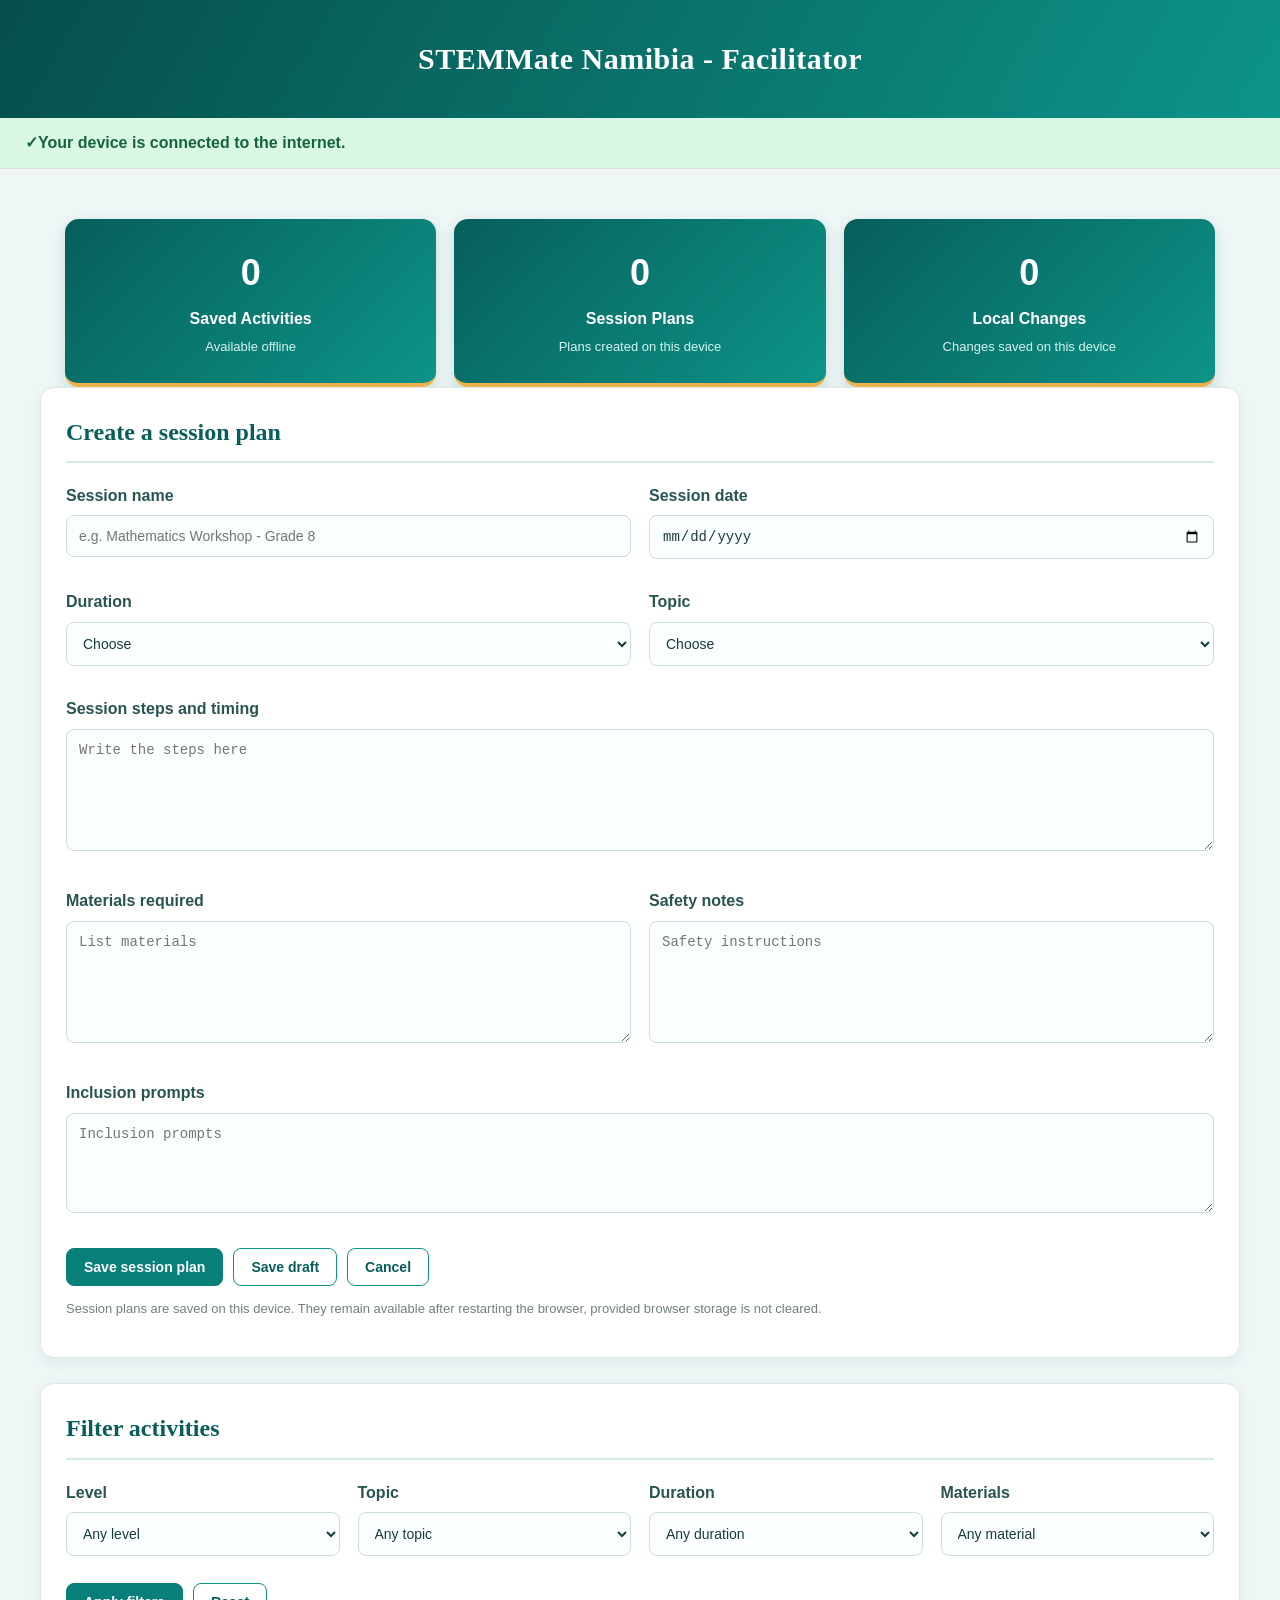
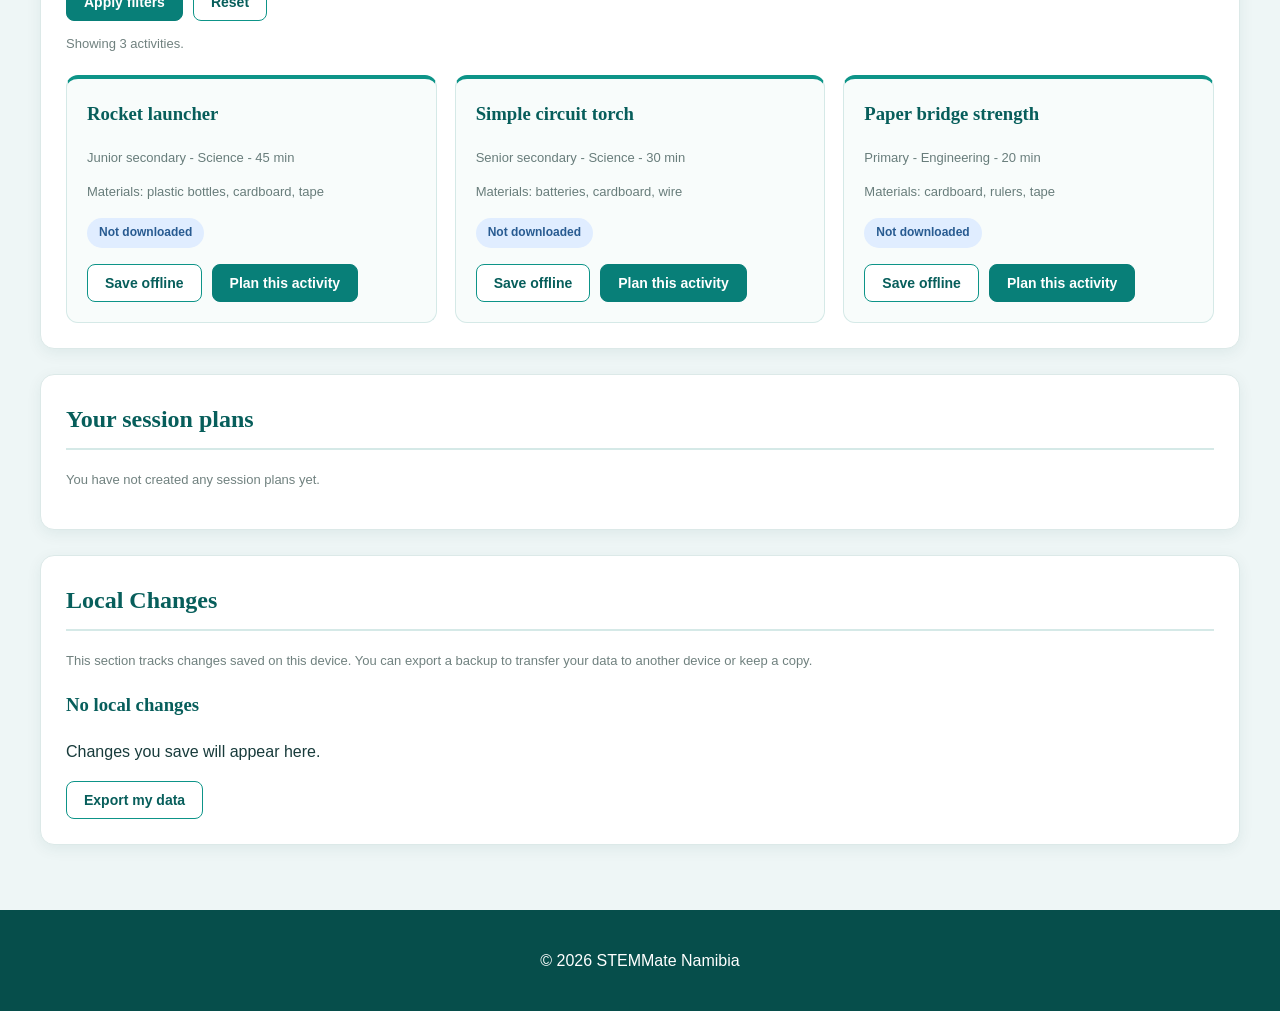
<file: facilitator.html>
<!DOCTYPE html>
<html lang="en">

<head>
    <meta charset="UTF-8">
    <meta name="viewport" content="width=device-width, initial-scale=1.0">

    <title>Facilitator - STEMMate Namibia</title>

    <link rel="stylesheet" href="facilitator.css">
</head>

<body>

<a href="#main" class="skip-link">Skip to main content</a>

<header class="heading">
    <h1>STEMMate Namibia - Facilitator</h1>
</header>


<!-- DEVICE CONNECTION STATUS -->

<div class="conn-banner conn-banner--offline" role="status">
    <span>Checking connection status...</span>
</div>


<main id="main">

    <!-- DASHBOARD NUMBERS -->

    <div class="dashboard">

        <div class="tile">
            <p class="num" id="saved-activity-count">0</p>
            <p class="lbl">Saved Activities</p>
            <p class="sub">Available offline</p>
        </div>

        <div class="tile">
            <p class="num" id="session-plan-count">0</p>
            <p class="lbl">Session Plans</p>
            <p class="sub">Plans created on this device</p>
        </div>

        <div class="tile">
            <p class="num" id="pending-sync-count">0</p>
            <p class="lbl">Local Changes</p>
            <p class="sub">Changes saved on this device</p>
        </div>

    </div>


    <div class="container">

        <!-- CREATE A SESSION PLAN -->

        <div class="session-creation">

            <h2>Create a session plan</h2>

            <form>

                <div class="form-grid">

                    <div class="field">

                        <label for="sessionName">Session name</label>

                        <input
                            type="text"
                            id="sessionName"
                            placeholder="e.g. Mathematics Workshop - Grade 8"
                            required
                        >

                    </div>


                    <div class="field">

                        <label for="sessionDate">Session date</label>

                        <input
                            type="date"
                            id="sessionDate"
                            required
                        >

                    </div>


                    <div class="field">

                        <label for="sessionTime">Duration</label>

                        <select id="sessionTime" required>

                            <option value="">Choose</option>
                            <option>10 minutes</option>
                            <option>20 minutes</option>
                            <option>30 minutes</option>
                            <option>40 minutes</option>
                            <option>50 minutes</option>
                            <option>60 minutes</option>

                        </select>

                    </div>


                    <div class="field">

                        <label for="sessionTopic">Topic</label>

                        <select id="sessionTopic" required>

                            <option value="">Choose</option>
                            <option>Science</option>
                            <option>Technology</option>
                            <option>Engineering</option>
                            <option>Mathematics</option>

                        </select>

                    </div>


                    <div class="field full-width">

                        <label for="sessionSteps">
                            Session steps and timing
                        </label>

                        <textarea
                            id="sessionSteps"
                            rows="6"
                            placeholder="Write the steps here"
                        ></textarea>

                    </div>


                    <div class="field">

                        <label for="sessionMaterials">
                            Materials required
                        </label>

                        <textarea
                            id="sessionMaterials"
                            rows="6"
                            placeholder="List materials"
                        ></textarea>

                    </div>


                    <div class="field">

                        <label for="sessionSafetyNotes">
                            Safety notes
                        </label>

                        <textarea
                            id="sessionSafetyNotes"
                            rows="6"
                            placeholder="Safety instructions"
                        ></textarea>

                    </div>


                    <div class="field full-width">

                        <label for="inclusionPrompts">
                            Inclusion prompts
                        </label>

                        <textarea
                            id="inclusionPrompts"
                            rows="4"
                            placeholder="Inclusion prompts"
                        ></textarea>

                    </div>

                </div>


                <div class="form-actions">

                    <button type="submit" class="btn btn-primary">
                        Save session plan
                    </button>

                    <button
                        type="button"
                        class="btn"
                        id="save-draft"
                    >
                        Save draft
                    </button>

                    <button type="reset" class="btn">
                        Cancel
                    </button>

                </div>


                <p class="hint">
                    Session plans are saved on this device.
                    They remain available after restarting the browser,
                    provided browser storage is not cleared.
                </p>

            </form>

        </div>


        <!-- FILTER ACTIVITIES -->

        <div class="activity-filtering">

            <h2>Filter activities</h2>

            <div class="filter-grid">

                <div class="field">

                    <label for="level">Level</label>

                    <select id="level">

                        <option>Any level</option>
                        <option>Primary</option>
                        <option>Junior secondary</option>
                        <option>Senior secondary</option>

                    </select>

                </div>


                <div class="field">

                    <label for="topic">Topic</label>

                    <select id="topic">

                        <option>Any topic</option>
                        <option>Science</option>
                        <option>Technology</option>
                        <option>Engineering</option>
                        <option>Mathematics</option>

                    </select>

                </div>


                <div class="field">

                    <label for="time-availability">Duration</label>

                    <select id="time-availability">

                        <option>Any duration</option>
                        <option>10 min</option>
                        <option>20 min</option>
                        <option>30 min</option>
                        <option>45 min</option>
                        <option>60 min</option>

                    </select>

                </div>


                <div class="field">

                    <label for="materials-used">Materials</label>

                    <select id="materials-used">

                        <option>Any material</option>
                        <option>plastic bottles</option>
                        <option>cardboard</option>
                        <option>batteries</option>
                        <option>wire</option>
                        <option>tape</option>
                        <option>rulers</option>
                        <option>paper</option>

                    </select>

                </div>

            </div>


            <div class="form-actions">

                <button type="button" class="btn btn-primary">
                    Apply filters
                </button>

                <button type="reset" class="btn">
                    Reset
                </button>

            </div>


            <p class="hint" role="status">
                Showing 3 activities.
            </p>


            <div class="activity-list">

                <!-- ACTIVITY 1 -->

                <div class="activity-card">

                    <h3>Rocket launcher</h3>

                    <p class="meta">
                        Junior secondary - Science - 45 min
                    </p>

                    <p class="meta">
                        Materials: plastic bottles, cardboard, tape
                    </p>

                    <p>
                        <span class="pill pill--draft">
                            Not downloaded
                        </span>
                    </p>

                    <div class="actions">

                        <button
                            type="button"
                            class="btn"
                            data-save-activity
                        >
                            Save offline
                        </button>

                        <button
                            type="button"
                            class="btn btn-primary"
                            data-plan-activity
                        >
                            Plan this activity
                        </button>

                    </div>

                </div>


                <!-- ACTIVITY 2 -->

                <div class="activity-card">

                    <h3>Simple circuit torch</h3>

                    <p class="meta">
                        Senior secondary - Science - 30 min
                    </p>

                    <p class="meta">
                        Materials: batteries, cardboard, wire
                    </p>

                    <p>
                        <span class="pill pill--draft">
                            Not downloaded
                        </span>
                    </p>

                    <div class="actions">

                        <button
                            type="button"
                            class="btn"
                            data-save-activity
                        >
                            Save offline
                        </button>

                        <button
                            type="button"
                            class="btn btn-primary"
                            data-plan-activity
                        >
                            Plan this activity
                        </button>

                    </div>

                </div>


                <!-- ACTIVITY 3 -->

                <div class="activity-card">

                    <h3>Paper bridge strength</h3>

                    <p class="meta">
                        Primary - Engineering - 20 min
                    </p>

                    <p class="meta">
                        Materials: cardboard, rulers, tape
                    </p>

                    <p>
                        <span class="pill pill--draft">
                            Not downloaded
                        </span>
                    </p>

                    <div class="actions">

                        <button
                            type="button"
                            class="btn"
                            data-save-activity
                        >
                            Save offline
                        </button>

                        <button
                            type="button"
                            class="btn btn-primary"
                            data-plan-activity
                        >
                            Plan this activity
                        </button>

                    </div>

                </div>

            </div>

        </div>


        <!-- SESSION PLANS -->

        <div class="modify-delete">

            <h2>Your session plans</h2>

            <!-- JavaScript creates plan rows here. -->

        </div>


        <!-- LOCAL CHANGES -->

        <div class="sync-queue" id="sync-queue">

            <h2>Local Changes</h2>

            <p class="hint">
                This section tracks changes saved on this device.
                You can export a backup to transfer your data
                to another device or keep a copy.
            </p>


            <div class="sync-list">
                <!-- Filled in by app.js -->
            </div>


            <p class="hint" id="app-message" role="status"></p>


            <div class="form-actions">

                <button
                    type="button"
                    class="btn"
                    data-export
                >
                    Export my data
                </button>

            </div>

        </div>

    </div>

</main>


<footer class="site-footer">

    <p>&copy; 2026 STEMMate Namibia</p>

</footer>


<!-- JAVASCRIPT FILES -->

<script src="plan-logic.js"></script>
<script src="app.js"></script>
<script src="facilitator.js"></script>

</body>
</html>
</file>
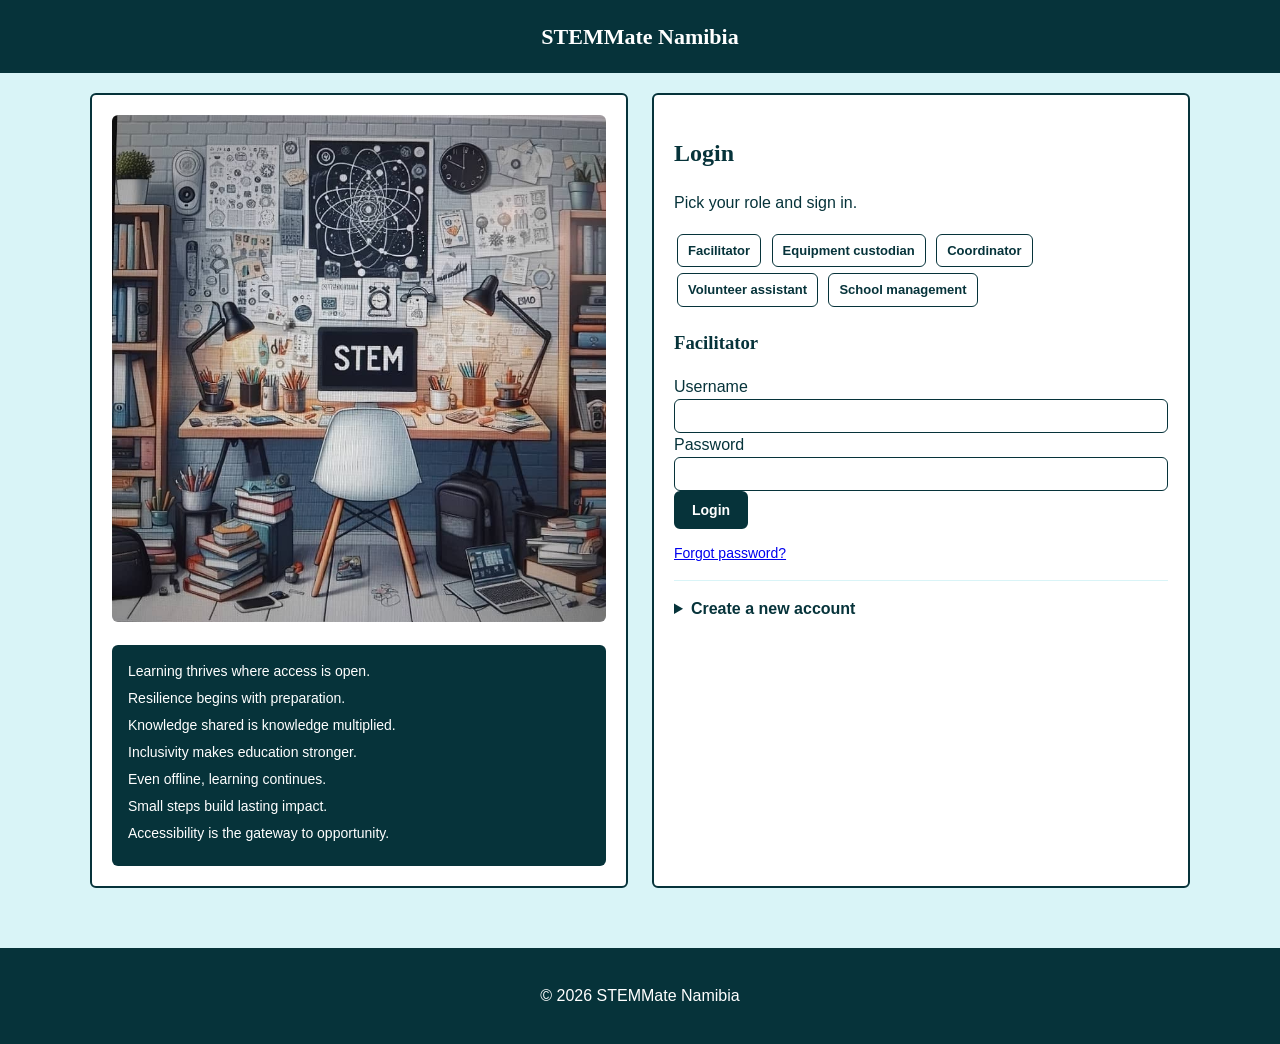
<file: login.html>
<!DOCTYPE html>
<html lang="en">
<head>
<meta charset="UTF-8">
<meta name="viewport" content="width=device-width, initial-scale=1.0">
<title>Login - STEMMate Namibia</title>
<link rel="stylesheet" href="style.css">
</head>
<body>

<!-- skip link (got this from a tutorial) -->
<a href="#main" class="skip-link">Skip to main content</a>

<header class="heading">
    <h1>STEMMate Namibia</h1>
</header>

<main id="main" class="login-page">

    <!-- LEFT SIDE -->
    <div class="wallpaper">
        <img src="STEM.jpeg" alt="STEMMate Namibia">

        <div class="motivation-quotes">
            <p>Learning thrives where access is open.</p>
            <p>Resilience begins with preparation.</p>
            <p>Knowledge shared is knowledge multiplied.</p>
            <p>Inclusivity makes education stronger.</p>
            <p>Even offline, learning continues.</p>
            <p>Small steps build lasting impact.</p>
            <p>Accessibility is the gateway to opportunity.</p>
        </div>
    </div>

    <!-- RIGHT SIDE -->
    <div class="login-panel">
        <h2>Login</h2>
        <p>Pick your role and sign in.</p>

        <div class="role-picker">
            <a href="#facilitator">Facilitator</a>
            <a href="#custodian">Equipment custodian</a>
            <a href="#coordinator">Coordinator</a>
            <a href="#assistant">Volunteer assistant</a>
            <a href="#management">School management</a>
        </div>

        <form id="facilitator" class="login-form" action="facilitator.html">
            <h3>Facilitator</h3>
            <label for="fac-user">Username</label>
            <input type="text" id="fac-user" name="username" required>
            <label for="fac-pass">Password</label>
            <input type="password" id="fac-pass" name="password" required>
            <button type="submit" class="btn btn-primary">Login</button>
        </form>

        <form id="custodian" class="login-form" action="custodian.html">
            <h3>Equipment custodian</h3>
            <label for="cus-user">Username</label>
            <input type="text" id="cus-user" name="username" required>
            <label for="cus-pass">Password</label>
            <input type="password" id="cus-pass" name="password" required>
            <button type="submit" class="btn btn-primary">Login</button>
        </form>

        <form id="coordinator" class="login-form" action="coordinator.html">
            <h3>Coordinator</h3>
            <label for="co-user">Username</label>
            <input type="text" id="co-user" name="username" required>
            <label for="co-pass">Password</label>
            <input type="password" id="co-pass" name="password" required>
            <button type="submit" class="btn btn-primary">Login</button>
        </form>

        <form id="assistant" class="login-form" action="assistant.html">
            <h3>Volunteer assistant</h3>
            <label for="as-user">Username</label>
            <input type="text" id="as-user" name="username" required>
            <label for="as-pass">Password</label>
            <input type="password" id="as-pass" name="password" required>
            <button type="submit" class="btn btn-primary">Login</button>
        </form>

        <form id="management" class="login-form" action="management.html">
            <h3>School management</h3>
            <label for="mg-user">Username</label>
            <input type="text" id="mg-user" name="username" required>
            <label for="mg-pass">Password</label>
            <input type="password" id="mg-pass" name="password" required>
            <button type="submit" class="btn btn-primary">Login</button>
        </form>

        <p class="hint"><a href="#">Forgot password?</a></p>

        <!-- sign up is collapsed so it does not clutter the page -->
        <details class="signup-block">
            <summary>Create a new account</summary>

            <form action="#">
                <label for="su-fname">First name</label>
                <input type="text" id="su-fname" name="fname" required>

                <label for="su-lname">Last name</label>
                <input type="text" id="su-lname" name="lname" required>

                <label for="su-email">Email</label>
                <input type="email" id="su-email" name="email" required>

                <label for="su-role">Role</label>
                <select id="su-role" name="role" required>
                    <option value="">Select role</option>
                    <option>Facilitator</option>
                    <option>Equipment custodian</option>
                    <option>Coordinator</option>
                    <option>Volunteer assistant</option>
                    <option>School management</option>
                </select>

                <label for="su-pass">Password</label>
                <input type="password" id="su-pass" name="pwd" required>

                <label for="su-pass2">Confirm password</label>
                <input type="password" id="su-pass2" name="pwd2" required>

                <button type="submit" class="btn btn-primary">Sign up</button>
            </form>
        </details>
    </div>
</main>

<footer class="site-footer">
    <p>&copy; 2026 STEMMate Namibia</p>
</footer>

<script src="app.js"></script>
</body>
</html>
</file>
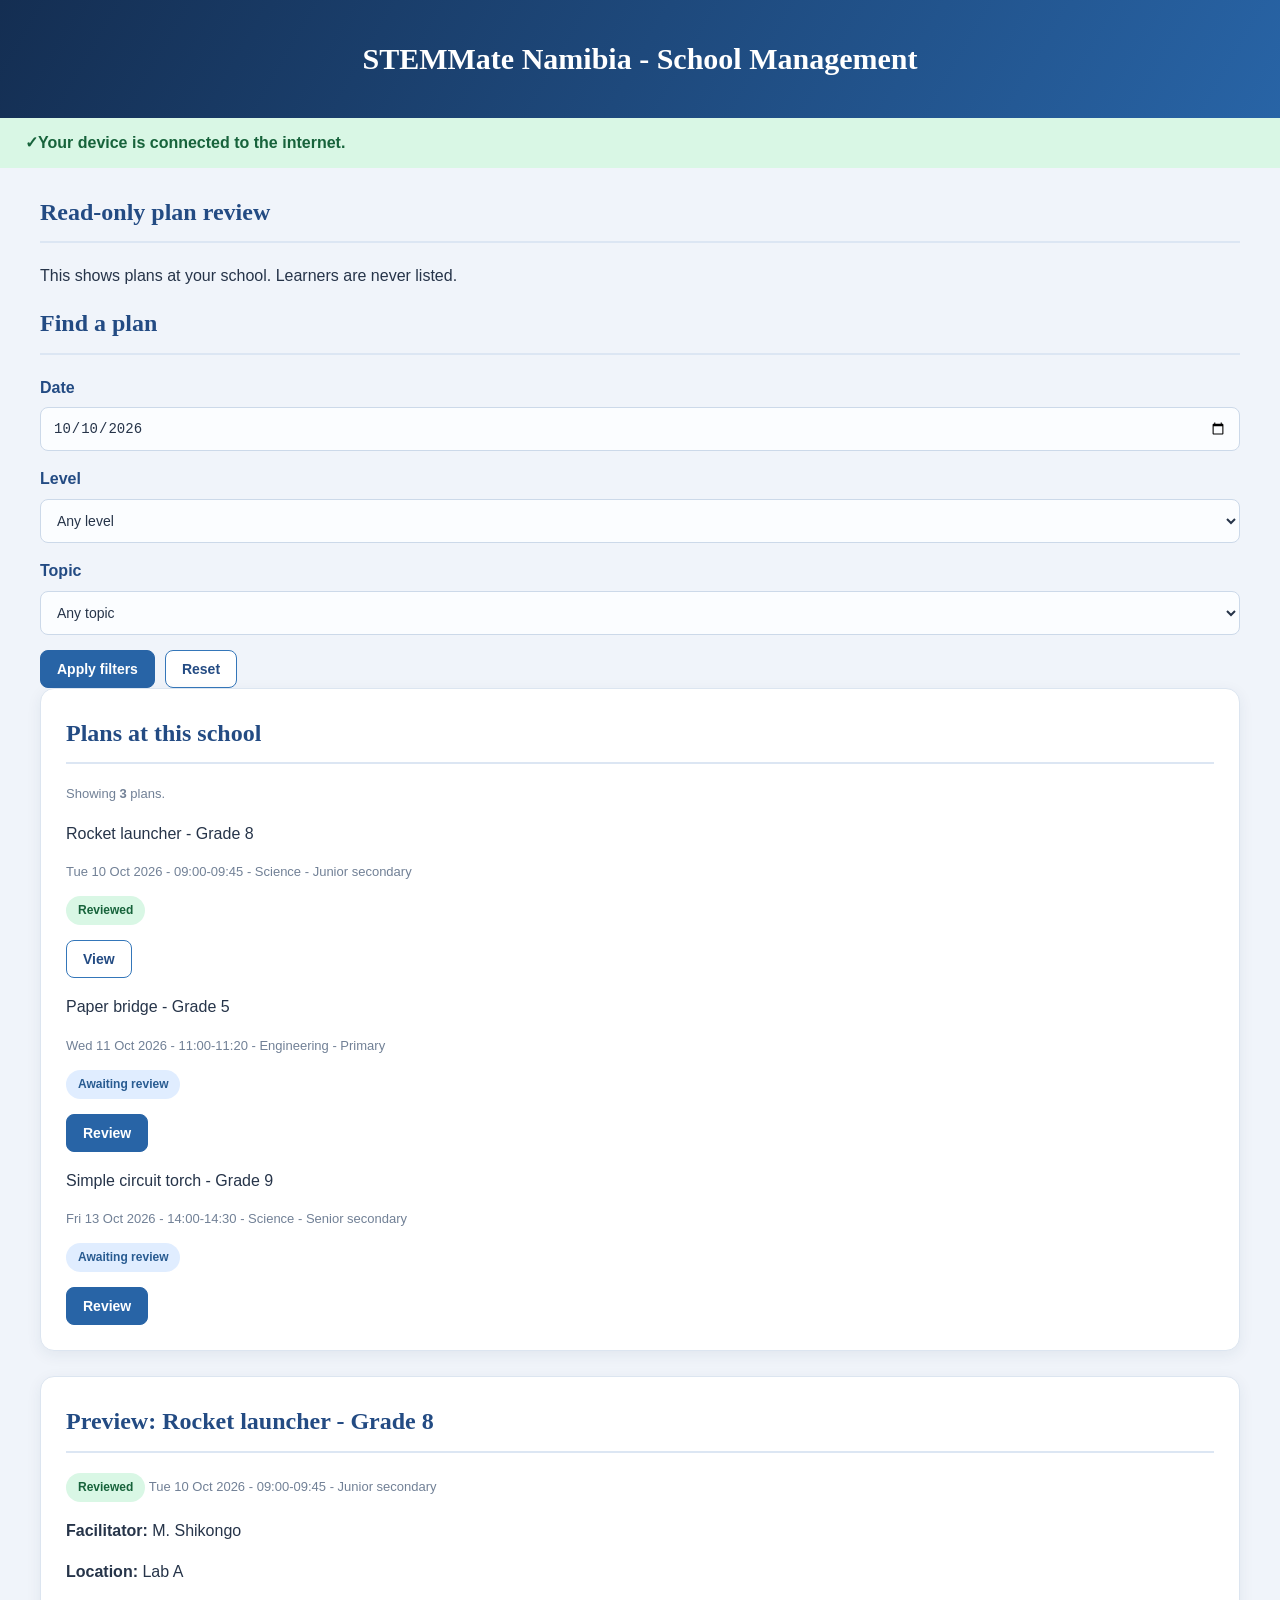
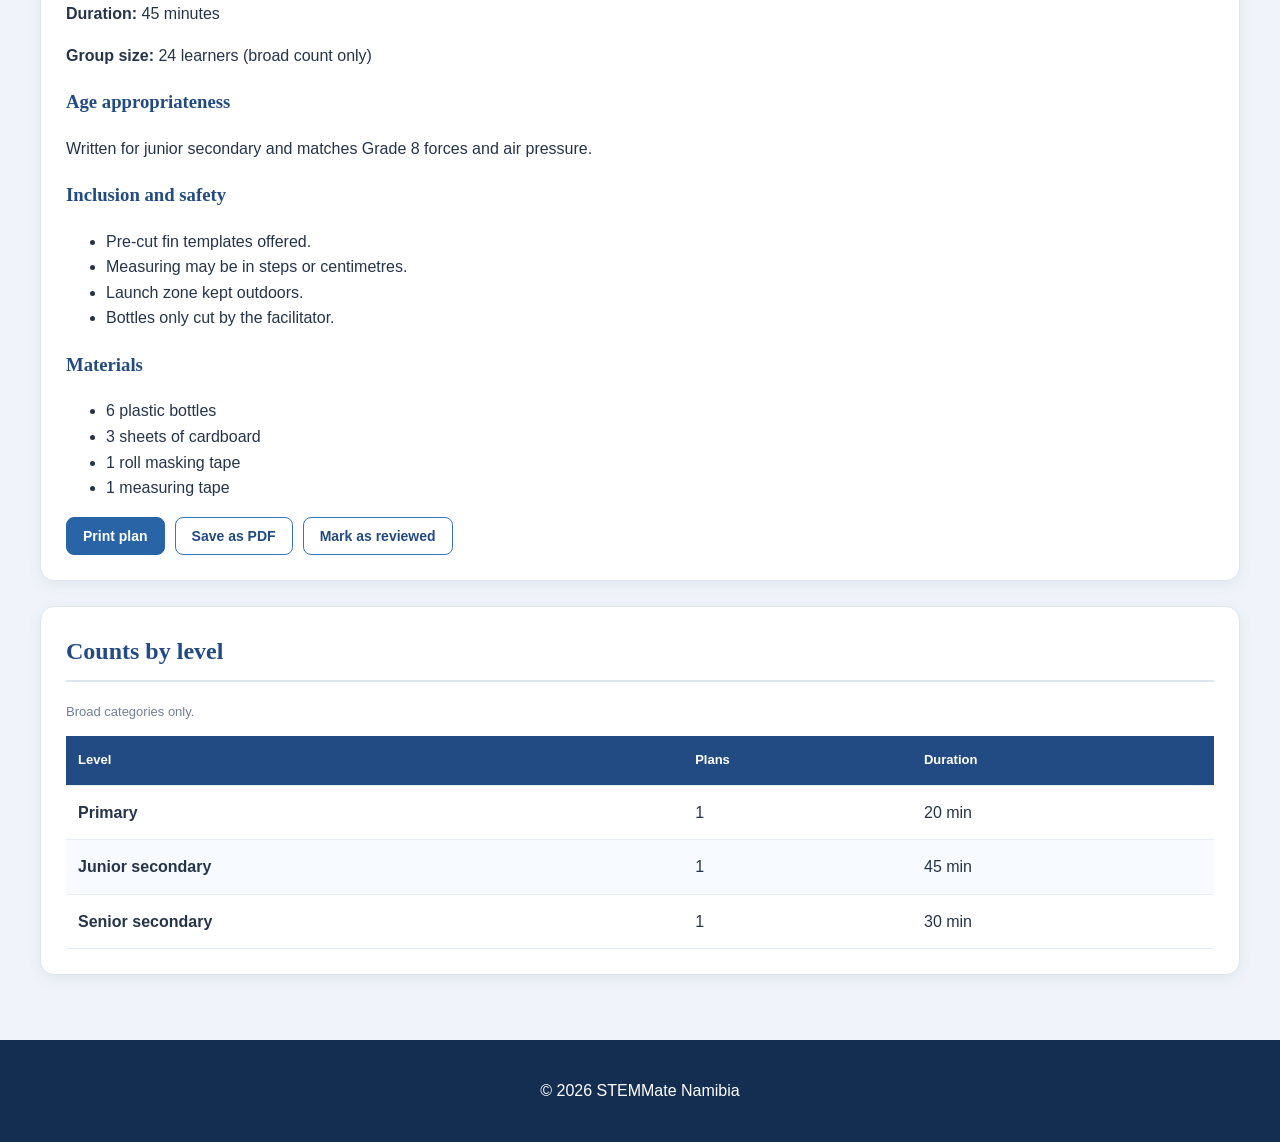
<file: management.html>
<!DOCTYPE html>
<html lang="en">
<head>
<meta charset="UTF-8">
<meta name="viewport" content="width=device-width, initial-scale=1.0">
<title>Management - STEMMate Namibia</title>
<link rel="stylesheet" href="school-management.css">
</head>
<body>

<a href="#main" class="skip-link">Skip to main content</a>

<header class="heading">
    <h1>STEMMate Namibia - School Management</h1>
</header>

<div class="conn-banner conn-banner--offline" role="status">
    <span>You are offline. Showing plans saved before the last connection.</span>
</div>

<main id="main">

    <div class="access-notice">
        <h2>Read-only plan review</h2>
        <p>This shows plans at your school. Learners are never listed.</p>
    </div>

    <!-- filters -->
    <div class="card">
        <h2>Find a plan</h2>

        <div class="kit-filter-grid">
            <div class="field">
                <label for="m-date">Date</label>
                <input type="date" id="m-date" value="2026-10-10">
            </div>
            <div class="field">
                <label for="m-level">Level</label>
                <select id="m-level">
                    <option>Any level</option>
                    <option>Primary</option>
                    <option>Junior secondary</option>
                    <option>Senior secondary</option>
                </select>
            </div>
            <div class="field">
                <label for="m-topic">Topic</label>
                <select id="m-topic">
                    <option>Any topic</option>
                    <option>Science</option>
                    <option>Technology</option>
                    <option>Engineering</option>
                    <option>Mathematics</option>
                </select>
            </div>
        </div>

        <div class="form-actions">
            <button class="btn btn-primary">Apply filters</button>
            <button class="btn">Reset</button>
        </div>
    </div>

    <div class="container">

        <!-- plan list -->
        <div class="management-list">
            <h2>Plans at this school</h2>
            <p class="hint">Showing <b>3</b> plans.</p>

            <div class="plan-row">
                <div>
                    <p class="title">Rocket launcher - Grade 8</p>
                    <p class="meta">Tue 10 Oct 2026 - 09:00-09:45 - Science - Junior secondary</p>
                </div>
                <div><span class="pill pill--ok">Reviewed</span></div>
                <div class="actions">
                    <button class="btn btn-small">View</button>
                </div>
            </div>

            <div class="plan-row">
                <div>
                    <p class="title">Paper bridge - Grade 5</p>
                    <p class="meta">Wed 11 Oct 2026 - 11:00-11:20 - Engineering - Primary</p>
                </div>
                <div><span class="pill pill--draft">Awaiting review</span></div>
                <div class="actions">
                    <button class="btn btn-small btn-primary">Review</button>
                </div>
            </div>

            <div class="plan-row">
                <div>
                    <p class="title">Simple circuit torch - Grade 9</p>
                    <p class="meta">Fri 13 Oct 2026 - 14:00-14:30 - Science - Senior secondary</p>
                </div>
                <div><span class="pill pill--draft">Awaiting review</span></div>
                <div class="actions">
                    <button class="btn btn-small btn-primary">Review</button>
                </div>
            </div>
        </div>

        <!-- preview -->
        <div class="management-preview">
            <h2>Preview: Rocket launcher - Grade 8</h2>
            <p class="meta">
                <span class="pill pill--ok">Reviewed</span>
                Tue 10 Oct 2026 - 09:00-09:45 - Junior secondary
            </p>

            <p><b>Facilitator:</b> M. Shikongo</p>
            <p><b>Location:</b> Lab A</p>
            <p><b>Duration:</b> 45 minutes</p>
            <p><b>Group size:</b> 24 learners (broad count only)</p>

            <h3>Age appropriateness</h3>
            <p>Written for junior secondary and matches Grade 8 forces and air pressure.</p>

            <h3>Inclusion and safety</h3>
            <ul>
                <li>Pre-cut fin templates offered.</li>
                <li>Measuring may be in steps or centimetres.</li>
                <li>Launch zone kept outdoors.</li>
                <li>Bottles only cut by the facilitator.</li>
            </ul>

            <h3>Materials</h3>
            <ul class="materials-list">
                <li>6 plastic bottles</li>
                <li>3 sheets of cardboard</li>
                <li>1 roll masking tape</li>
                <li>1 measuring tape</li>
            </ul>

            <div class="form-actions">
                <button class="btn btn-primary">Print plan</button>
                <button class="btn">Save as PDF</button>
                <button class="btn">Mark as reviewed</button>
            </div>
        </div>

        <!-- counts -->
        <div class="management-summary">
            <h2>Counts by level</h2>
            <p class="hint">Broad categories only.</p>

            <table class="kits">
                <thead>
                    <tr>
                        <th>Level</th>
                        <th>Plans</th>
                        <th>Duration</th>
                    </tr>
                </thead>
                <tbody>
                    <tr><th>Primary</th><td>1</td><td>20 min</td></tr>
                    <tr><th>Junior secondary</th><td>1</td><td>45 min</td></tr>
                    <tr><th>Senior secondary</th><td>1</td><td>30 min</td></tr>
                </tbody>
            </table>
        </div>

    </div>
</main>

<footer class="site-footer">
    <p>&copy; 2026 STEMMate Namibia</p>
</footer>

<script src="app.js"></script>
</body>
</html>
</file>
<file: style.css>
/* ============================================
   style.css
   STEMMate Namibia
   ============================================ */

body {
    margin: 0;
    font-family: Arial, Helvetica, sans-serif;
    background-color: #d9f4f7;
    color: #06333a;
    line-height: 1.5;
}

/* headings */
h1, h2, h3 {
    font-family: Georgia, "Times New Roman", serif;
}

/* skip link */
.skip-link {
    position: absolute;
    left: -9999px;
    background-color: #06333a;
    color: white;
    padding: 10px;
}

.skip-link:focus {
    left: 10px;
    top: 10px;
}

/* focus outline */
a:focus, button:focus, input:focus, select:focus, textarea:focus {
    outline: 3px solid orange;
}

/* header */
.heading {
    background-color: #06333a;
    color: white;
    padding: 20px;
    text-align: center;
}

.heading h1 {
    margin: 0;
    font-size: 22px;
}

/* main layout */
main {
    padding: 20px;
    max-width: 1200px;
    margin: 0 auto;
}

/* form fields */
input[type=text],
input[type=date],
input[type=password],
input[type=email],
select,
textarea {
    width: 100%;
    padding: 8px;
    border: 1px solid #06333a;
    border-radius: 6px;
    box-sizing: border-box;
    font-size: 14px;
}

textarea {
    min-height: 90px;
}

.hint {
    color: gray;
    font-size: 14px;
}

/* buttons */
.btn {
    display: inline-block;
    padding: 9px 16px;
    border-radius: 6px;
    border: 2px solid #06333a;
    background-color: white;
    color: #06333a;
    font-weight: bold;
    cursor: pointer;
    text-decoration: none;
    font-size: 14px;
}

.btn:hover {
    background-color: #d9f4f7;
}

.btn-primary {
    background-color: #06333a;
    color: white;
}

.btn-primary:hover {
    background-color: #0f5a63;
}

/* footer */
.site-footer {
    background-color: #06333a;
    color: white;
    text-align: center;
    padding: 20px;
    margin-top: 40px;
}

/* ============================================
   login page
   ============================================ */

.login-page {
    display: flex;
    flex-wrap: wrap;
    gap: 24px;
    padding: 20px;
    max-width: 1100px;
    margin: 0 auto;
}

.wallpaper {
    flex: 1;
    min-width: 300px;
}

.wallpaper img {
    width: 100%;
    border-radius: 6px;
}

.motivation-quotes {
    background-color: #06333a;
    color: white;
    border-radius: 6px;
    padding: 16px;
    margin-top: 16px;
}

.motivation-quotes p {
    margin: 0 0 6px 0;
    font-size: 14px;
}

.login-panel {
    flex: 1;
    min-width: 300px;
}

.role-picker {
    margin: 16px 0;
}

.role-picker a {
    display: inline-block;
    padding: 6px 10px;
    margin: 3px;
    border: 1px solid #06333a;
    border-radius: 6px;
    color: #06333a;
    text-decoration: none;
    font-weight: bold;
    font-size: 13px;
    background-color: white;
}

.role-picker a:hover {
    background-color: #d9f4f7;
}

/* login forms - only show the one in the URL */
.login-form {
    display: none;
}

.login-form:target {
    display: block;
}

/* show facilitator form by default */
body:not(:has(.login-form:target)) #facilitator {
    display: block;
}

body:has(.login-form:target) .login-form:not(:target) {
    display: none;
}

.signup-block {
    margin-top: 16px;
    padding-top: 16px;
    border-top: 1px solid #d9f4f7;
}

.signup-block summary {
    cursor: pointer;
    font-weight: bold;
    color: #06333a;
}

.signup-block form {
    margin-top: 12px;
}
/* card boxes */
.login-panel,
.wallpaper {
    background-color: white;
    border: 2px solid #06333a;
    border-radius: 6px;
    padding: 20px;
}
</file>
<file: volunteer-assistant.css>
/* =========================================
   STEMMate Namibia - Volunteer Assistant
   Theme: Green
   ========================================= */

* {
    box-sizing: border-box;
}

body {
    margin: 0;
    font-family: Arial, Helvetica, sans-serif;
    background-color: #f0f6f1;
    color: #263c2d;
    line-height: 1.6;
}

h1, h2, h3 {
    font-family: Georgia, "Times New Roman", serif;
}

h2 {
    margin-top: 0;
    padding-bottom: 10px;
    color: #28613b;
    border-bottom: 2px solid #d7e8d9;
}

h3 {
    color: #28613b;
}

.skip-link {
    position: absolute;
    left: -9999px;
    top: 10px;
    z-index: 100;
    padding: 12px;
    color: white;
    background-color: #194a2b;
}

.skip-link:focus {
    left: 10px;
}

a:focus, button:focus, input:focus,
select:focus, textarea:focus {
    outline: 3px solid #e2a43b;
    outline-offset: 2px;
}

/* HEADER */
.heading {
    padding: 35px 20px;
    text-align: center;
    color: white;
    background: linear-gradient(120deg, #194a2b, #39844e);
    box-shadow: 0 4px 12px rgba(0, 0, 0, 0.15);
}

.heading h1 {
    margin: 0;
    font-size: 30px;
}

/* CONNECTION STATUS */
.conn-banner {
    padding: 12px 25px;
    font-weight: bold;
}

.conn-banner--offline {
    color: #86520a;
    background-color: #fff1d6;
}

.conn-banner--online {
    color: #17633b;
    background-color: #d9f7e5;
}

/* MAIN LAYOUT */
main {
    max-width: 1250px;
    margin: auto;
    padding: 25px;
}

.container {
    display: flex;
    flex-direction: column;
    gap: 25px;
}

/* DASHBOARD TILES */
.dashboard {
    display: grid;
    grid-template-columns: repeat(3, 1fr);
    gap: 18px;
    max-width: 1250px;
    margin: 25px auto 0;
    padding: 0 25px;
}

.tile {
    padding: 25px;
    text-align: center;
    color: white;
    background: linear-gradient(135deg, #205a34, #39844e);
    border-radius: 14px;
    border-bottom: 4px solid #e3bd61;
    box-shadow: 0 5px 14px rgba(32, 90, 52, 0.15);
}

.tile .num {
    margin: 0;
    font-size: 36px;
    font-weight: bold;
}

.tile .lbl {
    margin: 5px 0;
    font-weight: bold;
}

.tile .sub {
    margin: 0;
    color: #d9f0df;
    font-size: 13px;
}

/* CONTENT PANELS */
.assistant-block,
.assistant-actions,
.sync-queue {
    padding: 25px;
    background-color: white;
    border: 1px solid #dce9dd;
    border-radius: 14px;
    box-shadow: 0 4px 15px rgba(40, 80, 50, 0.07);
}

/* GENERAL CARDS */
.card {
    padding: 20px;
    margin-bottom: 15px;
    background-color: #f8fcf8;
    border: 1px solid #dce9dd;
    border-left: 4px solid #39844e;
    border-radius: 10px;
}

.card h3 {
    margin-top: 0;
}

/* CHECKLISTS */
.checklist,
.checklist--interactive {
    list-style: none;
    padding: 0;
    margin: 0;
}

.checklist li,
.checklist--interactive li {
    padding: 14px;
    margin-bottom: 10px;
    background-color: #f8fcf8;
    border: 1px solid #dce9dd;
    border-radius: 9px;
}

.checklist li {
    display: flex;
    align-items: center;
    gap: 12px;
}

.checklist--interactive label {
    display: flex;
    align-items: center;
    gap: 12px;
    cursor: pointer;
}

.checklist input[type="checkbox"],
.checklist--interactive input[type="checkbox"] {
    width: 18px;
    height: 18px;
    accent-color: #39844e;
}

/* MATERIALS LIST */
.materials-list {
    display: grid;
    grid-template-columns: repeat(2, 1fr);
    gap: 10px;
    list-style: none;
    padding: 0;
    margin: 0;
}

.materials-list li {
    padding: 13px;
    background-color: #f3f8f3;
    border: 1px solid #dce9dd;
    border-radius: 8px;
}

/* ORDERED RUNNING STEPS */
.steps {
    list-style: none;
    counter-reset: step;
    padding: 0;
    margin: 0;
}

.steps li {
    counter-increment: step;
    position: relative;
    padding: 17px 17px 17px 60px;
    margin-bottom: 12px;
    background-color: #f8fcf8;
    border: 1px solid #dce9dd;
    border-radius: 10px;
}

.steps li::before {
    content: counter(step);
    position: absolute;
    left: 15px;
    top: 14px;
    width: 30px;
    height: 30px;
    display: flex;
    align-items: center;
    justify-content: center;
    color: white;
    background-color: #28613b;
    border-radius: 50%;
    font-weight: bold;
}

/* SAFETY NOTES */
.safety-notes {
    padding: 20px;
    background-color: #fff5df;
    border: 1px solid #edcf8c;
    border-left: 5px solid #bd831d;
    border-radius: 10px;
}

.safety-notes h2 {
    color: #80520d;
    border-bottom-color: #edcf8c;
}

/* FORM FIELDS */
.field {
    margin-bottom: 15px;
}

.field label {
    display: block;
    margin-bottom: 7px;
    color: #28613b;
    font-weight: bold;
}

input[type="text"],
input[type="date"],
input[type="email"],
input[type="password"],
select,
textarea {
    width: 100%;
    padding: 12px;
    border: 1px solid #cbdccb;
    border-radius: 8px;
    background-color: #fbfefb;
    color: #263c2d;
    font-size: 14px;
}

textarea {
    min-height: 90px;
    resize: vertical;
}

input:focus, select:focus, textarea:focus {
    border-color: #39844e;
}

/* BUTTONS */
.form-actions,
.actions {
    display: flex;
    flex-wrap: wrap;
    gap: 10px;
    margin-top: 15px;
}

.btn {
    padding: 10px 16px;
    border: 1px solid #39844e;
    border-radius: 8px;
    color: #28613b;
    background-color: white;
    font-size: 14px;
    font-weight: bold;
    cursor: pointer;
    transition: 0.2s;
}

.btn:hover {
    background-color: #e8f4e9;
    transform: translateY(-2px);
}

.btn-primary {
    color: white;
    background-color: #307744;
    border-color: #307744;
}

.btn-primary:hover {
    background-color: #205a34;
}

.btn-danger {
    color: white;
    background-color: #b83232;
    border-color: #b83232;
}

.btn-danger:hover {
    background-color: #8f2525;
}

/* STATUS PILLS */
.pill {
    display: inline-block;
    padding: 5px 12px;
    border-radius: 30px;
    font-size: 12px;
    font-weight: bold;
}

.pill--ok {
    color: #17633b;
    background-color: #d9f7e5;
}

.pill--warn {
    color: #86520a;
    background-color: #fff1d6;
}

.pill--danger {
    color: #982b2b;
    background-color: #ffe0e0;
}

.pill--draft {
    color: #285b91;
    background-color: #e0edff;
}

/* SYNC QUEUE */
.sync-item {
    display: flex;
    align-items: center;
    flex-wrap: wrap;
    gap: 12px;
    padding: 15px;
    margin-bottom: 10px;
    background-color: #f3f8f3;
    border: 1px solid #dce9dd;
    border-radius: 9px;
}

.sync-icon {
    font-size: 22px;
}

.hint,
.meta {
    color: #718174;
    font-size: 13px;
}

/* FOOTER */
.site-footer {
    margin-top: 40px;
    padding: 22px;
    text-align: center;
    color: white;
    background-color: #194a2b;
}

/* RESPONSIVE DESIGN */
@media (max-width: 800px) {
    .dashboard {
        grid-template-columns: repeat(2, 1fr);
    }
}

@media (max-width: 650px) {
    .dashboard,
    .materials-list {
        grid-template-columns: 1fr;
    }

    .dashboard {
        padding: 0 15px;
    }

    main {
        padding: 15px;
    }

    .heading h1 {
        font-size: 23px;
    }
}
</file>
<file: outreach-coordinator.css>
/* =========================================
   STEMMate Namibia - Outreach Coordinator
   Theme: Purple
   ========================================= */

* {
    box-sizing: border-box;
}

body {
    margin: 0;
    font-family: Arial, Helvetica, sans-serif;
    background-color: #f5f2fa;
    color: #302a3b;
    line-height: 1.6;
}

h1, h2, h3 {
    font-family: Georgia, "Times New Roman", serif;
}

h2 {
    margin-top: 0;
    padding-bottom: 10px;
    color: #603b91;
    border-bottom: 2px solid #e7dcf3;
}

h3 {
    color: #603b91;
}

.skip-link {
    position: absolute;
    left: -9999px;
    top: 10px;
    z-index: 100;
    padding: 12px;
    color: white;
    background-color: #4b2878;
}

.skip-link:focus {
    left: 10px;
}

a:focus, button:focus, input:focus,
select:focus, textarea:focus {
    outline: 3px solid #e4a83c;
    outline-offset: 2px;
}

/* HEADER */
.heading {
    padding: 35px 20px;
    text-align: center;
    color: white;
    background: linear-gradient(120deg, #43246c, #8054b5);
    box-shadow: 0 4px 12px rgba(0, 0, 0, 0.15);
}

.heading h1 {
    margin: 0;
    font-size: 30px;
}

/* CONNECTION STATUS */
.conn-banner {
    padding: 12px 25px;
    font-weight: bold;
}

.conn-banner--offline {
    color: #86520a;
    background-color: #fff1d6;
}

.conn-banner--online {
    color: #17633b;
    background-color: #d9f7e5;
}

/* MAIN LAYOUT */
main {
    max-width: 1250px;
    margin: auto;
    padding: 25px;
}

.container {
    display: flex;
    flex-direction: column;
    gap: 25px;
}

/* DASHBOARD TILES */
.dashboard {
    display: grid;
    grid-template-columns: repeat(3, 1fr);
    gap: 18px;
    max-width: 1250px;
    margin: 25px auto 0;
    padding: 0 25px;
}

.tile {
    padding: 25px;
    text-align: center;
    color: white;
    background: linear-gradient(135deg, #56317f, #8054b5);
    border-radius: 14px;
    border-bottom: 4px solid #e6b65d;
    box-shadow: 0 5px 14px rgba(86, 49, 127, 0.15);
}

.tile .num {
    margin: 0;
    font-size: 36px;
    font-weight: bold;
}

.tile .lbl {
    margin: 5px 0;
    font-weight: bold;
}

.tile .sub {
    margin: 0;
    color: #eadcf8;
    font-size: 13px;
}

/* CONTENT PANELS */
.coverage,
.plan-summary,
.facilitator-directory,
.sync-queue {
    padding: 25px;
    background-color: white;
    border: 1px solid #e5dced;
    border-radius: 14px;
    box-shadow: 0 4px 15px rgba(65, 42, 85, 0.07);
}

/* FORM FIELDS */
.field {
    margin-bottom: 15px;
}

.field label {
    display: block;
    margin-bottom: 7px;
    color: #56317f;
    font-weight: bold;
}

input[type="text"],
input[type="date"],
input[type="email"],
input[type="password"],
select,
textarea {
    width: 100%;
    padding: 12px;
    border: 1px solid #d8cbe5;
    border-radius: 8px;
    background-color: #fdfbff;
    color: #302a3b;
    font-size: 14px;
}

textarea {
    min-height: 90px;
    resize: vertical;
}

input:focus, select:focus, textarea:focus {
    border-color: #8054b5;
}

/* BUTTONS */
.form-actions,
.actions {
    display: flex;
    flex-wrap: wrap;
    gap: 10px;
    margin-top: 15px;
}

.btn {
    padding: 10px 16px;
    border: 1px solid #8054b5;
    border-radius: 8px;
    color: #603b91;
    background-color: white;
    font-size: 14px;
    font-weight: bold;
    cursor: pointer;
    transition: 0.2s;
}

.btn:hover {
    background-color: #f0e8fa;
    transform: translateY(-2px);
}

.btn-primary {
    color: white;
    background-color: #70449e;
    border-color: #70449e;
}

.btn-primary:hover {
    background-color: #4b2878;
}

.btn-danger {
    color: white;
    background-color: #b83232;
    border-color: #b83232;
}

.btn-danger:hover {
    background-color: #8f2525;
}

.btn-small {
    padding: 7px 11px;
    font-size: 12px;
}

/* STATUS PILLS */
.pill {
    display: inline-block;
    padding: 5px 12px;
    border-radius: 30px;
    font-size: 12px;
    font-weight: bold;
}

.pill--ok {
    color: #17633b;
    background-color: #d9f7e5;
}

.pill--warn {
    color: #86520a;
    background-color: #fff1d6;
}

.pill--danger {
    color: #982b2b;
    background-color: #ffe0e0;
}

.pill--draft {
    color: #603b91;
    background-color: #eee4fa;
}

/* TABLES */
.kit-table-wrap {
    width: 100%;
    overflow-x: auto;
    margin-top: 15px;
    border: 1px solid #e5dced;
    border-radius: 10px;
}

table.kits {
    width: 100%;
    min-width: 650px;
    border-collapse: collapse;
    background-color: white;
}

table.kits th,
table.kits td {
    padding: 14px 12px;
    text-align: left;
    border-bottom: 1px solid #eee8f4;
}

table.kits thead th {
    color: white;
    background-color: #603b91;
    font-size: 13px;
}

table.kits tbody tr:nth-child(even) {
    background-color: #faf7fd;
}

table.kits tbody tr:hover {
    background-color: #f0e8fa;
}

/* SUMMARY CARDS */
.plan-summary .card,
.facilitator-directory .card,
.coverage .card {
    padding: 18px;
    margin-bottom: 15px;
    background-color: #faf7fd;
    border: 1px solid #e5dced;
    border-left: 4px solid #8054b5;
    border-radius: 10px;
}

.card h3 {
    margin-top: 0;
}

.meta {
    color: #766d80;
    font-size: 13px;
}

.hint {
    color: #766d80;
    font-size: 13px;
}

/* SYNC QUEUE */
.sync-item {
    display: flex;
    align-items: center;
    flex-wrap: wrap;
    gap: 12px;
    padding: 15px;
    margin-bottom: 10px;
    background-color: #faf7fd;
    border: 1px solid #e5dced;
    border-radius: 9px;
}

.sync-icon {
    font-size: 22px;
}

/* FOOTER */
.site-footer {
    margin-top: 40px;
    padding: 22px;
    text-align: center;
    color: white;
    background-color: #43246c;
}

/* RESPONSIVE DESIGN */
@media (max-width: 800px) {
    .dashboard {
        grid-template-columns: repeat(2, 1fr);
    }
}

@media (max-width: 650px) {
    .dashboard {
        grid-template-columns: 1fr;
        padding: 0 15px;
    }

    main {
        padding: 15px;
    }

    .heading h1 {
        font-size: 23px;
    }
}
</file>
<file: equipment-custodian.css>
/* =========================================
   STEMMate Namibia - Equipment Custodian
   Theme: Amber and charcoal
   ========================================= */

* {
    box-sizing: border-box;
}

body {
    margin: 0;
    font-family: Arial, Helvetica, sans-serif;
    background-color: #f7f5f0;
    color: #38352e;
    line-height: 1.6;
}

h1, h2, h3 {
    font-family: Georgia, "Times New Roman", serif;
}

h2 {
    color: #76500c;
    margin-top: 0;
    padding-bottom: 10px;
    border-bottom: 2px solid #eee3c8;
}

h3 {
    color: #76500c;
}

.skip-link {
    position: absolute;
    left: -9999px;
    top: 10px;
    z-index: 100;
    padding: 12px;
    color: white;
    background-color: #65430a;
}

.skip-link:focus {
    left: 10px;
}

a:focus, button:focus, input:focus,
select:focus, textarea:focus {
    outline: 3px solid #d99b25;
    outline-offset: 2px;
}

/* HEADER */
.heading {
    padding: 35px 20px;
    text-align: center;
    color: white;
    background: linear-gradient(120deg, #49330c, #a36b12);
    box-shadow: 0 4px 12px rgba(0, 0, 0, 0.15);
}

.heading h1 {
    margin: 0;
    font-size: 30px;
}

/* CONNECTION BANNER */
.conn-banner {
    padding: 12px 25px;
    font-weight: bold;
}

.conn-banner--offline {
    color: #86520a;
    background-color: #fff1d6;
}

.conn-banner--online {
    color: #17633b;
    background-color: #d9f7e5;
}

/* MAIN LAYOUT */
main {
    max-width: 1250px;
    margin: auto;
    padding: 25px;
}

.container {
    display: flex;
    flex-direction: column;
    gap: 25px;
}

/* DASHBOARD TILES */
.dashboard {
    display: grid;
    grid-template-columns: repeat(3, 1fr);
    gap: 18px;
    max-width: 1250px;
    margin: 25px auto 0;
    padding: 0 25px;
}

.tile {
    padding: 25px;
    text-align: center;
    color: white;
    background: linear-gradient(135deg, #65430a, #b47a19);
    border-radius: 14px;
    border-bottom: 4px solid #f4c66d;
    box-shadow: 0 5px 14px rgba(101, 67, 10, 0.15);
}

.tile .num {
    margin: 0;
    font-size: 36px;
    font-weight: bold;
}

.tile .lbl {
    margin: 5px 0;
    font-weight: bold;
}

.tile .sub {
    margin: 0;
    color: #f8e9c7;
    font-size: 13px;
}

/* CONTENT PANELS */
.kit-list,
.kit-booking,
.kit-return,
.sync-queue {
    padding: 25px;
    background-color: white;
    border: 1px solid #e8dfcc;
    border-radius: 14px;
    box-shadow: 0 4px 15px rgba(70, 55, 25, 0.07);
}

/* FILTERS */
.kit-filter-grid {
    display: grid;
    grid-template-columns: repeat(3, 1fr);
    gap: 18px;
    margin-bottom: 18px;
}

/* FORM FIELDS */
.field {
    margin-bottom: 15px;
}

.field label {
    display: block;
    margin-bottom: 7px;
    color: #604817;
    font-weight: bold;
}

input[type="text"],
input[type="date"],
input[type="email"],
input[type="password"],
select,
textarea {
    width: 100%;
    padding: 12px;
    border: 1px solid #ded4bf;
    border-radius: 8px;
    background-color: #fffefa;
    color: #38352e;
    font-size: 14px;
}

textarea {
    min-height: 90px;
    resize: vertical;
}

input:focus, select:focus, textarea:focus {
    border-color: #b47a19;
}

/* BUTTONS */
.form-actions,
.actions {
    display: flex;
    flex-wrap: wrap;
    gap: 10px;
    margin-top: 15px;
}

.btn {
    padding: 10px 16px;
    border: 1px solid #a36b12;
    border-radius: 8px;
    color: #76500c;
    background-color: white;
    font-size: 14px;
    font-weight: bold;
    cursor: pointer;
    transition: 0.2s;
}

.btn:hover {
    background-color: #fff3d9;
    transform: translateY(-2px);
}

.btn-primary {
    color: white;
    background-color: #94600d;
    border-color: #94600d;
}

.btn-primary:hover {
    background-color: #704708;
}

.btn-danger {
    color: white;
    background-color: #b83232;
    border-color: #b83232;
}

.btn-danger:hover {
    background-color: #8f2525;
}

.btn-small {
    padding: 7px 11px;
    font-size: 12px;
}

/* STATUS PILLS */
.pill {
    display: inline-block;
    padding: 5px 12px;
    border-radius: 30px;
    font-size: 12px;
    font-weight: bold;
}

.pill--ok {
    color: #17633b;
    background-color: #d9f7e5;
}

.pill--warn {
    color: #86520a;
    background-color: #fff1d6;
}

.pill--danger {
    color: #982b2b;
    background-color: #ffe0e0;
}

.pill--draft {
    color: #285b91;
    background-color: #e0edff;
}

/* KIT TABLE */
.kit-table-wrap {
    width: 100%;
    overflow-x: auto;
    margin-top: 15px;
    border: 1px solid #e8dfcc;
    border-radius: 10px;
}

table.kits {
    width: 100%;
    min-width: 750px;
    border-collapse: collapse;
    background-color: white;
}

table.kits th,
table.kits td {
    padding: 14px 12px;
    text-align: left;
    border-bottom: 1px solid #eee8dc;
}

table.kits thead th {
    color: white;
    background-color: #76500c;
    font-size: 13px;
    letter-spacing: 0.3px;
}

table.kits tbody tr:nth-child(even) {
    background-color: #fbf8f1;
}

table.kits tbody tr:hover {
    background-color: #fff1d6;
}

/* BOOKING CONFLICT */
.state {
    padding: 22px;
    border: 1px dashed #b47a19;
    border-radius: 12px;
    background-color: #fffaf0;
}

.state--error {
    border: 1px solid #e7aaaa;
    border-left: 5px solid #b83232;
    background-color: #fff0f0;
}

.state--error h3 {
    color: #982b2b;
}

.conflict-pair {
    display: grid;
    grid-template-columns: repeat(2, 1fr);
    gap: 18px;
    margin-top: 15px;
}

.card {
    padding: 20px;
    background-color: white;
    border: 1px solid #eadfca;
    border-radius: 10px;
}

.card h3 {
    margin-top: 0;
}

.meta {
    color: #776e5d;
    font-size: 13px;
}

.hint {
    color: #776e5d;
    font-size: 13px;
}

/* SYNC QUEUE */
.sync-item {
    display: flex;
    align-items: center;
    flex-wrap: wrap;
    gap: 12px;
    padding: 15px;
    margin-bottom: 10px;
    background-color: #fbf8f1;
    border: 1px solid #e8dfcc;
    border-radius: 9px;
}

/* FOOTER */
.site-footer {
    margin-top: 40px;
    padding: 22px;
    text-align: center;
    color: white;
    background-color: #49330c;
}

/* RESPONSIVE DESIGN */
@media (max-width: 850px) {
    .kit-filter-grid {
        grid-template-columns: repeat(2, 1fr);
    }

    .conflict-pair {
        grid-template-columns: 1fr;
    }
}

@media (max-width: 650px) {
    .dashboard,
    .kit-filter-grid {
        grid-template-columns: 1fr;
    }

    main {
        padding: 15px;
    }

    .dashboard {
        padding: 0 15px;
    }

    .heading h1 {
        font-size: 23px;
    }
}
</file>
<file: facilitator.css>
/* =========================================
   STEMMate Namibia - Facilitator Dashboard
   Theme: Teal
   ========================================= */

/* GENERAL PAGE STYLING */
* {
    box-sizing: border-box;
}

body {
    margin: 0;
    font-family: Arial, Helvetica, sans-serif;
    background-color: #eef6f6;
    color: #183b3b;
    line-height: 1.6;
}

h1, h2, h3 {
    font-family: Georgia, "Times New Roman", serif;
}

h2 {
    color: #075e5b;
    margin-top: 0;
    padding-bottom: 10px;
    border-bottom: 2px solid #d5e9e7;
}

h3 {
    color: #075e5b;
}

/* ACCESSIBILITY */
.skip-link {
    position: absolute;
    left: -9999px;
    top: 10px;
    background-color: #064e4b;
    color: white;
    padding: 12px;
    z-index: 100;
}

.skip-link:focus {
    left: 10px;
}

a:focus, button:focus, input:focus,
select:focus, textarea:focus {
    outline: 3px solid #f0a83c;
    outline-offset: 2px;
}

/* PAGE HEADER */
.heading {
    background: linear-gradient(120deg, #064e4b, #0d9488);
    color: white;
    padding: 35px 20px;
    text-align: center;
    box-shadow: 0 4px 12px rgba(0, 0, 0, 0.15);
}

.heading h1 {
    margin: 0;
    font-size: 30px;
    letter-spacing: 0.5px;
}

/* CONNECTION STATUS */
.conn-banner {
    padding: 12px 25px;
    font-weight: bold;
    border-bottom: 1px solid #ddd;
}

.conn-banner--offline {
    background-color: #fff1d6;
    color: #86520a;
}

.conn-banner--online {
    background-color: #d9f7e5;
    color: #17633b;
}

/* MAIN CONTENT */
main {
    max-width: 1250px;
    margin: auto;
    padding: 25px;
}

.container {
    display: flex;
    flex-direction: column;
    gap: 25px;
}

/* DASHBOARD SUMMARY */
.dashboard {
    display: grid;
    grid-template-columns: repeat(3, 1fr);
    gap: 18px;
    max-width: 1250px;
    margin: 25px auto 0;
    padding: 0 25px;
}

.tile {
    background: linear-gradient(135deg, #075e5b, #0d9488);
    color: white;
    padding: 25px;
    border-radius: 14px;
    text-align: center;
    box-shadow: 0 5px 14px rgba(7, 94, 91, 0.16);
    border-bottom: 4px solid #f0b44c;
}

.tile .num {
    font-size: 36px;
    font-weight: bold;
    margin: 0;
}

.tile .lbl {
    font-weight: bold;
    font-size: 16px;
    margin: 5px 0;
}

.tile .sub {
    font-size: 13px;
    color: #d6f5ef;
    margin: 0;
}

/* CONTENT PANELS */
.session-creation,
.activity-filtering,
.modify-delete,
.sync-queue {
    background-color: white;
    padding: 25px;
    border-radius: 14px;
    border: 1px solid #dce9e8;
    box-shadow: 0 4px 15px rgba(20, 70, 68, 0.07);
}

/* FORM LAYOUT */
.form-grid,
.filter-grid {
    display: grid;
    grid-template-columns: repeat(2, 1fr);
    gap: 18px;
}

.filter-grid {
    grid-template-columns: repeat(4, 1fr);
}

.form-grid .full-width {
    grid-column: 1 / -1;
}

.field {
    margin-bottom: 12px;
}

.field label {
    display: block;
    font-weight: bold;
    margin-bottom: 7px;
    color: #285452;
}

input[type="text"],
input[type="date"],
input[type="email"],
input[type="password"],
select,
textarea {
    width: 100%;
    padding: 12px;
    border: 1px solid #cbdedc;
    border-radius: 8px;
    background-color: #fbfefe;
    color: #183b3b;
    font-size: 14px;
}

textarea {
    resize: vertical;
    min-height: 100px;
}

input:focus,
select:focus,
textarea:focus {
    border-color: #0d9488;
    background-color: white;
}

/* BUTTONS */
.form-actions,
.actions {
    display: flex;
    flex-wrap: wrap;
    gap: 10px;
    margin-top: 15px;
}

.btn {
    padding: 10px 17px;
    border: 1px solid #0d9488;
    border-radius: 8px;
    background-color: white;
    color: #075e5b;
    font-weight: bold;
    font-size: 14px;
    cursor: pointer;
    transition: 0.2s;
}

.btn:hover {
    background-color: #e0f3f0;
    transform: translateY(-2px);
}

.btn-primary {
    background-color: #087f78;
    color: white;
    border-color: #087f78;
}

.btn-primary:hover {
    background-color: #065e59;
}

.btn-danger {
    background-color: #b83232;
    border-color: #b83232;
    color: white;
}

.btn-danger:hover {
    background-color: #8f2525;
}

.btn-small {
    padding: 7px 12px;
    font-size: 12px;
}

/* STATUS LABELS */
.pill {
    display: inline-block;
    padding: 5px 12px;
    border-radius: 30px;
    font-size: 12px;
    font-weight: bold;
}

.pill--ok {
    color: #17633b;
    background-color: #d9f7e5;
}

.pill--warn {
    color: #86520a;
    background-color: #fff1d6;
}

.pill--danger {
    color: #982b2b;
    background-color: #ffe0e0;
}

.pill--draft {
    color: #285b91;
    background-color: #e0edff;
}

/* ACTIVITY CARDS */
.activity-list {
    display: grid;
    grid-template-columns: repeat(3, 1fr);
    gap: 18px;
    margin-top: 20px;
}

.activity-card {
    background-color: #f8fcfb;
    border: 1px solid #d5e9e7;
    border-top: 4px solid #0d9488;
    border-radius: 12px;
    padding: 20px;
    transition: 0.2s;
}

.activity-card:hover {
    transform: translateY(-4px);
    box-shadow: 0 6px 15px rgba(0, 0, 0, 0.08);
}

.activity-card h3 {
    margin-top: 0;
}

.activity-card .meta,
.plan-row .meta {
    color: #687d7b;
    font-size: 13px;
}

/* SESSION PLAN ROWS */
.plan-row {
    display: flex;
    justify-content: space-between;
    align-items: center;
    flex-wrap: wrap;
    gap: 15px;
    background-color: #f8fcfb;
    border: 1px solid #dce9e8;
    border-left: 4px solid #0d9488;
    border-radius: 10px;
    padding: 15px;
    margin-bottom: 12px;
}

.plan-row .title {
    font-weight: bold;
    margin: 0;
}

/* SYNC QUEUE */
.sync-item {
    display: flex;
    align-items: center;
    flex-wrap: wrap;
    gap: 12px;
    padding: 15px;
    margin-bottom: 10px;
    background-color: #f1f8f7;
    border: 1px solid #d5e9e7;
    border-radius: 9px;
}

.sync-icon {
    font-size: 22px;
}

.hint {
    color: #70817f;
    font-size: 13px;
}

/* FOOTER */
.site-footer {
    margin-top: 40px;
    padding: 22px;
    text-align: center;
    color: white;
    background-color: #064e4b;
}

/* RESPONSIVE DESIGN */
@media (max-width: 900px) {
    .activity-list {
        grid-template-columns: repeat(2, 1fr);
    }

    .filter-grid {
        grid-template-columns: repeat(2, 1fr);
    }
}

@media (max-width: 650px) {
    .dashboard,
    .activity-list,
    .form-grid,
    .filter-grid {
        grid-template-columns: 1fr;
    }

    main {
        padding: 15px;
    }

    .dashboard {
        padding: 0 15px;
    }

    .heading h1 {
        font-size: 23px;
    }

    .plan-row {
        align-items: flex-start;
        flex-direction: column;
    }
}
</file>
<file: school-management.css>
/* =========================================
   STEMMate Namibia - School Management
   Theme: Navy and blue
   ========================================= */

* {
    box-sizing: border-box;
}

body {
    margin: 0;
    font-family: Arial, Helvetica, sans-serif;
    background-color: #f0f4fa;
    color: #263449;
    line-height: 1.6;
}

h1, h2, h3 {
    font-family: Georgia, "Times New Roman", serif;
}

h2 {
    margin-top: 0;
    padding-bottom: 10px;
    color: #234b83;
    border-bottom: 2px solid #dce6f3;
}

h3 {
    color: #234b83;
}

.skip-link {
    position: absolute;
    left: -9999px;
    top: 10px;
    z-index: 100;
    padding: 12px;
    color: white;
    background-color: #142e52;
}

.skip-link:focus {
    left: 10px;
}

a:focus, button:focus, input:focus,
select:focus, textarea:focus {
    outline: 3px solid #e4a83c;
    outline-offset: 2px;
}

/* HEADER */
.heading {
    padding: 35px 20px;
    text-align: center;
    color: white;
    background: linear-gradient(120deg, #142e52, #2864a6);
    box-shadow: 0 4px 12px rgba(0, 0, 0, 0.15);
}

.heading h1 {
    margin: 0;
    font-size: 30px;
}

/* CONNECTION STATUS */
.conn-banner {
    padding: 12px 25px;
    font-weight: bold;
}

.conn-banner--offline {
    color: #86520a;
    background-color: #fff1d6;
}

.conn-banner--online {
    color: #17633b;
    background-color: #d9f7e5;
}

/* MAIN LAYOUT */
main {
    max-width: 1250px;
    margin: auto;
    padding: 25px;
}

.container {
    display: flex;
    flex-direction: column;
    gap: 25px;
}

/* DASHBOARD TILES */
.dashboard {
    display: grid;
    grid-template-columns: repeat(3, 1fr);
    gap: 18px;
    max-width: 1250px;
    margin: 25px auto 0;
    padding: 0 25px;
}

.tile {
    padding: 25px;
    text-align: center;
    color: white;
    background: linear-gradient(135deg, #1b4275, #3476b9);
    border-radius: 14px;
    border-bottom: 4px solid #e7b85d;
    box-shadow: 0 5px 14px rgba(27, 66, 117, 0.15);
}

.tile .num {
    margin: 0;
    font-size: 36px;
    font-weight: bold;
}

.tile .lbl {
    margin: 5px 0;
    font-weight: bold;
}

.tile .sub {
    margin: 0;
    color: #dceaff;
    font-size: 13px;
}

/* CONTENT PANELS */
.review-checklist,
.management-list,
.management-preview,
.management-summary,
.sync-queue {
    padding: 25px;
    background-color: white;
    border: 1px solid #dce5f0;
    border-radius: 14px;
    box-shadow: 0 4px 15px rgba(30, 55, 90, 0.07);
}

/* REVIEW CHECKLIST */
.checklist,
.checklist--interactive {
    list-style: none;
    padding: 0;
    margin: 0;
}

.checklist li,
.checklist--interactive li {
    padding: 14px;
    margin-bottom: 10px;
    background-color: #f7faff;
    border: 1px solid #dce5f0;
    border-radius: 9px;
}

.checklist li {
    display: flex;
    align-items: center;
    gap: 12px;
}

.checklist--interactive label {
    display: flex;
    align-items: center;
    gap: 12px;
    cursor: pointer;
}

.checklist input[type="checkbox"],
.checklist--interactive input[type="checkbox"] {
    width: 18px;
    height: 18px;
    accent-color: #2864a6;
}

/* MANAGEMENT SUMMARY CARDS */
.management-summary .card,
.management-list .card,
.management-preview .card {
    padding: 20px;
    margin-bottom: 15px;
    background-color: #f7faff;
    border: 1px solid #dce5f0;
    border-left: 4px solid #3476b9;
    border-radius: 10px;
}

.card h3 {
    margin-top: 0;
}

/* TABLE */
.kit-table-wrap {
    width: 100%;
    overflow-x: auto;
    margin-top: 15px;
    border: 1px solid #dce5f0;
    border-radius: 10px;
}

table.kits {
    width: 100%;
    min-width: 600px;
    border-collapse: collapse;
    background-color: white;
}

table.kits th,
table.kits td {
    padding: 14px 12px;
    text-align: left;
    border-bottom: 1px solid #e6edf5;
}

table.kits thead th {
    color: white;
    background-color: #234b83;
    font-size: 13px;
}

table.kits tbody tr:nth-child(even) {
    background-color: #f7faff;
}

table.kits tbody tr:hover {
    background-color: #eaf2fc;
}

/* FORM FIELDS */
.field {
    margin-bottom: 15px;
}

.field label {
    display: block;
    margin-bottom: 7px;
    color: #234b83;
    font-weight: bold;
}

input[type="text"],
input[type="date"],
input[type="email"],
input[type="password"],
select,
textarea {
    width: 100%;
    padding: 12px;
    border: 1px solid #ccd9e9;
    border-radius: 8px;
    background-color: #fbfdff;
    color: #263449;
    font-size: 14px;
}

textarea {
    min-height: 90px;
    resize: vertical;
}

input:focus, select:focus, textarea:focus {
    border-color: #3476b9;
}

/* BUTTONS */
.form-actions,
.actions {
    display: flex;
    flex-wrap: wrap;
    gap: 10px;
    margin-top: 15px;
}

.btn {
    padding: 10px 16px;
    border: 1px solid #3476b9;
    border-radius: 8px;
    color: #234b83;
    background-color: white;
    font-size: 14px;
    font-weight: bold;
    cursor: pointer;
    transition: 0.2s;
}

.btn:hover {
    background-color: #eaf2fc;
    transform: translateY(-2px);
}

.btn-primary {
    color: white;
    background-color: #2864a6;
    border-color: #2864a6;
}

.btn-primary:hover {
    background-color: #194779;
}

.btn-danger {
    color: white;
    background-color: #b83232;
    border-color: #b83232;
}

.btn-danger:hover {
    background-color: #8f2525;
}

/* STATUS PILLS */
.pill {
    display: inline-block;
    padding: 5px 12px;
    border-radius: 30px;
    font-size: 12px;
    font-weight: bold;
}

.pill--ok {
    color: #17633b;
    background-color: #d9f7e5;
}

.pill--warn {
    color: #86520a;
    background-color: #fff1d6;
}

.pill--danger {
    color: #982b2b;
    background-color: #ffe0e0;
}

.pill--draft {
    color: #285b91;
    background-color: #e0edff;
}

/* SYNC QUEUE */
.sync-item {
    display: flex;
    align-items: center;
    flex-wrap: wrap;
    gap: 12px;
    padding: 15px;
    margin-bottom: 10px;
    background-color: #f7faff;
    border: 1px solid #dce5f0;
    border-radius: 9px;
}

.sync-icon {
    font-size: 22px;
}

/* GENERAL TEXT */
.hint,
.meta {
    color: #718096;
    font-size: 13px;
}

/* FOOTER */
.site-footer {
    margin-top: 40px;
    padding: 22px;
    text-align: center;
    color: white;
    background-color: #142e52;
}

/* RESPONSIVE DESIGN */
@media (max-width: 800px) {
    .dashboard {
        grid-template-columns: repeat(2, 1fr);
    }
}

@media (max-width: 650px) {
    .dashboard {
        grid-template-columns: 1fr;
        padding: 0 15px;
    }

    main {
        padding: 15px;
    }

    .heading h1 {
        font-size: 23px;
    }
}
</file>
